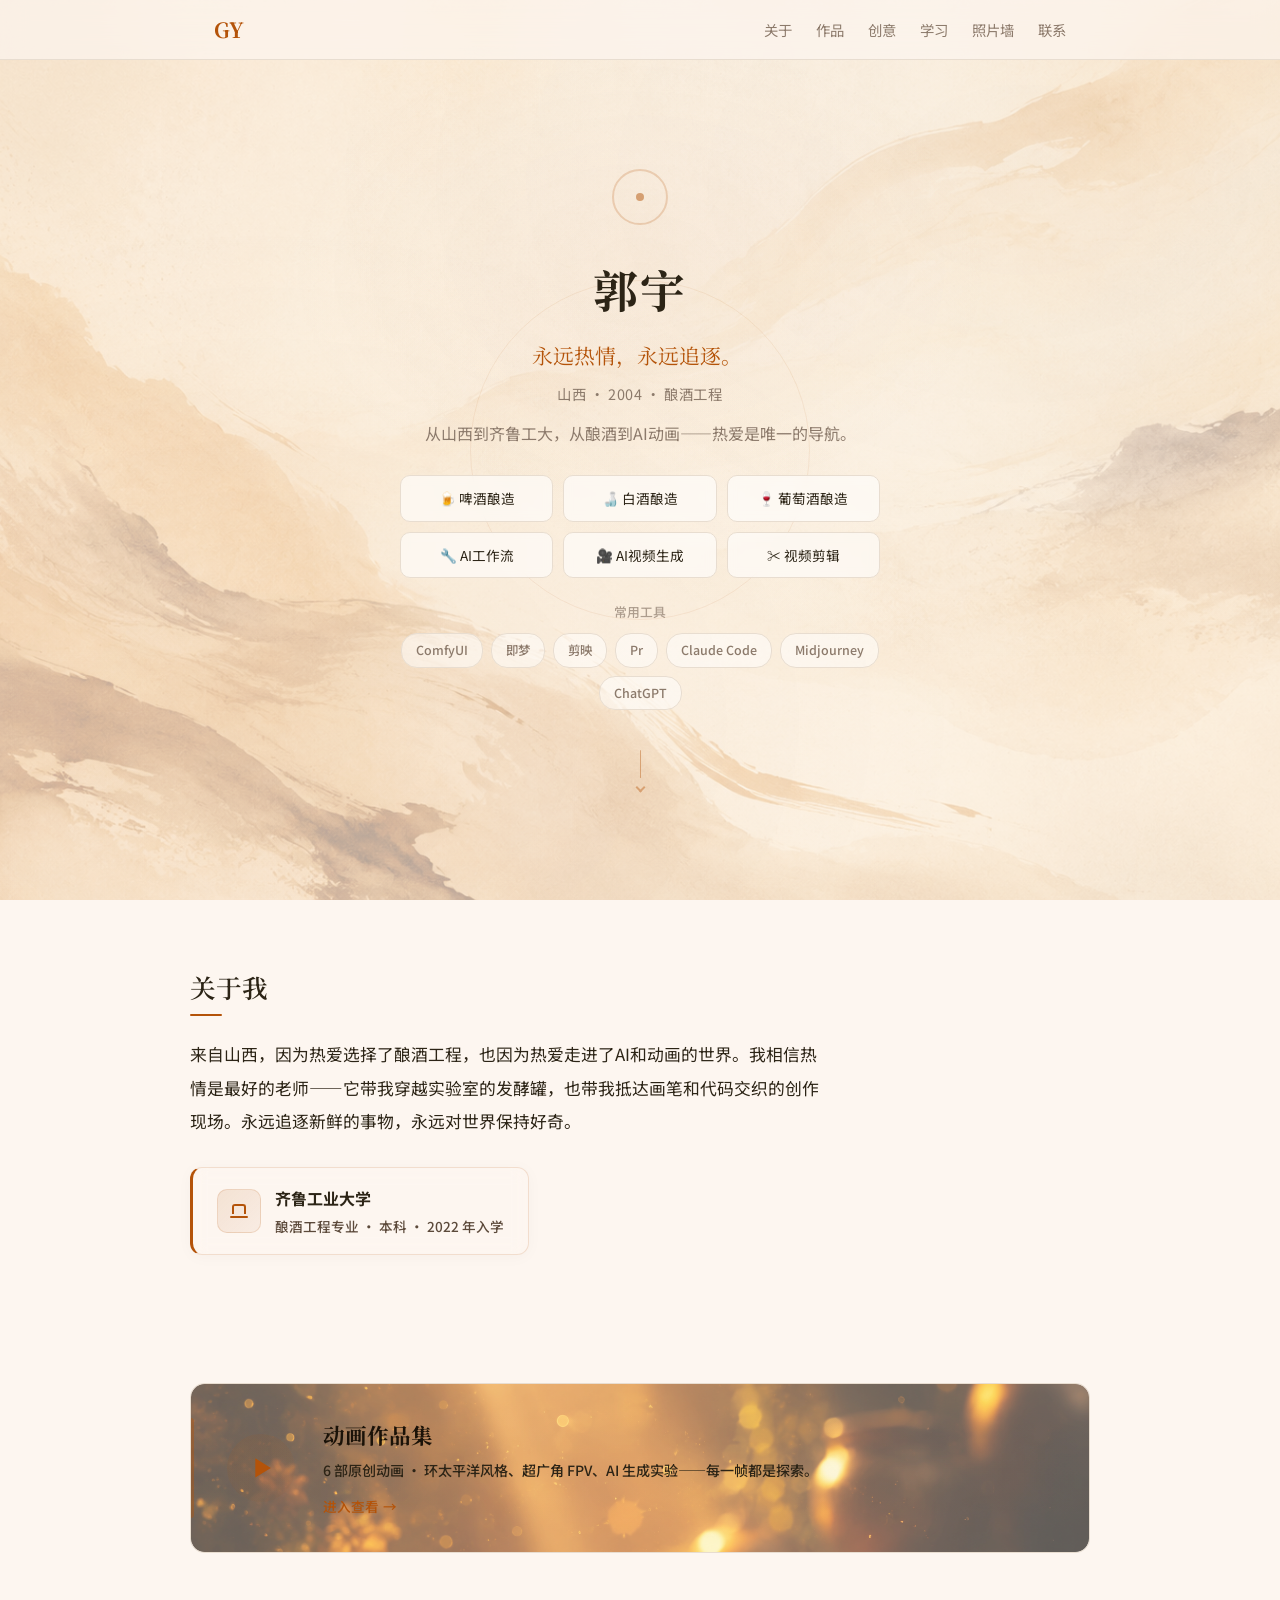
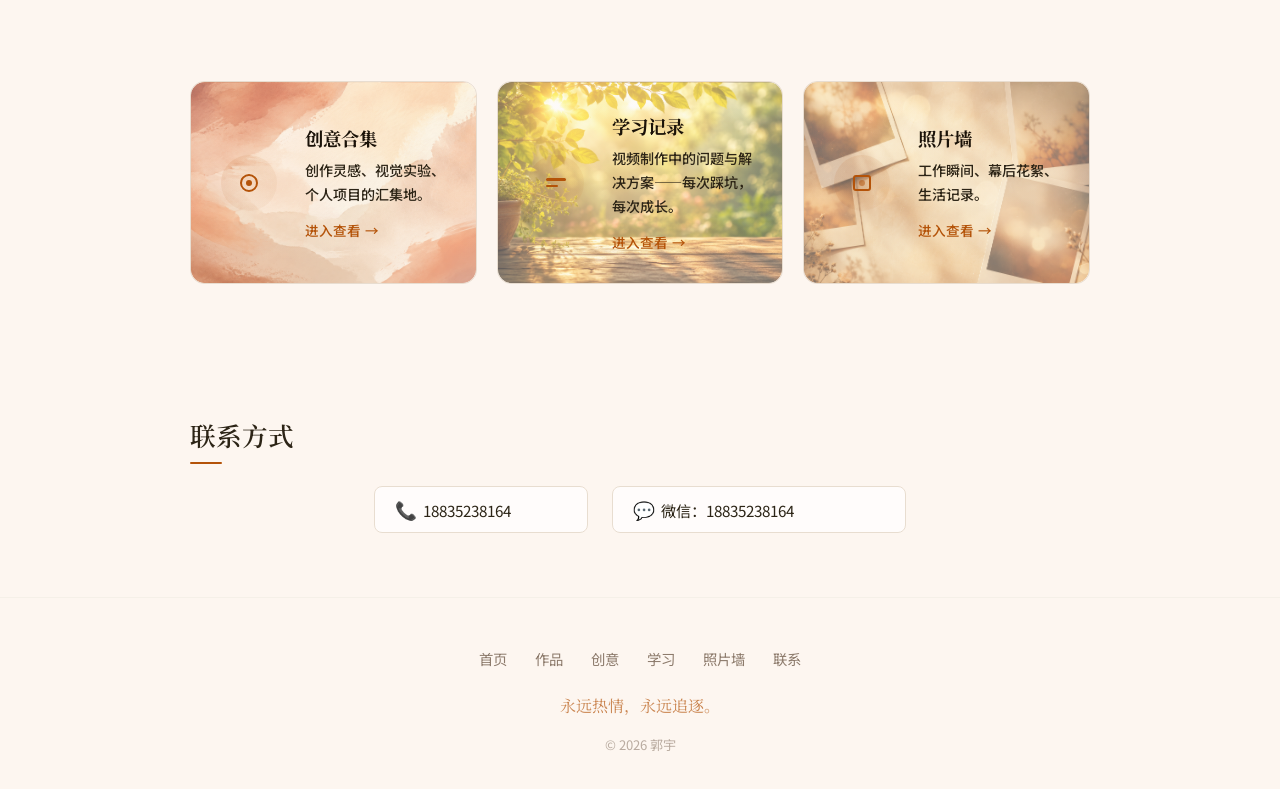
<file: index.html>
<!DOCTYPE html>
<html lang="zh-CN">
<head>
  <meta charset="UTF-8">
  <meta name="viewport" content="width=device-width, initial-scale=1.0">
  <link rel="icon" type="image/png" href="images/favicon.png">
  <title>郭宇 · 个人主页</title>
  <meta name="description" content="永远热情，永远追逐。从山西到齐鲁工大，从酿酒到AI动画——热爱为我导航。">
  <!-- Open Graph / 社交分享 -->
  <meta property="og:title" content="郭宇 · 个人主页">
  <meta property="og:description" content="永远热情，永远追逐。从酿酒工程到AI动画创作——热爱是唯一的导航。">
  <meta property="og:type" content="website">
  <meta property="og:locale" content="zh_CN">
  <link rel="preconnect" href="https://fonts.googleapis.com">
  <link href="https://fonts.googleapis.com/css2?family=Noto+Sans+SC:wght@300;400;500;700&family=Noto+Serif+SC:wght@400;600;700&family=Inter:wght@300;400;500&display=swap" rel="stylesheet">
  <link rel="stylesheet" href="css/style.css?v=31">
</head>
<body>
  <nav id="navbar">
    <div class="nav-inner">
      <span class="nav-logo">GY</span>
      <div class="nav-links">
        <a href="#about">关于</a>
        <a href="works.html">作品</a>
        <a href="creative.html">创意</a>
        <a href="learning.html">学习</a>
        <a href="gallery.html">照片墙</a>
        <a href="#contact">联系</a>
      </div>
    </div>
  </nav>

  <section id="hero">
    <div class="hero-bg"></div>
    <div class="hero-content">
      <div class="hero-ornament reveal"></div>
      <h1 class="hero-name reveal">郭宇</h1>
      <p class="hero-tagline reveal">永远热情，永远追逐。</p>
      <p class="hero-meta reveal">山西 · 2004 · 酿酒工程</p>
      <p class="hero-subtitle reveal">从山西到齐鲁工大，从酿酒到AI动画——热爱是唯一的导航。</p>
      <div class="hero-skills">
        <span class="hero-skill-tag reveal">🍺 啤酒酿造</span>
        <span class="hero-skill-tag reveal">🍶 白酒酿造</span>
        <span class="hero-skill-tag reveal">🍷 葡萄酒酿造</span>
        <span class="hero-skill-tag reveal">🔧 AI工作流</span>
        <span class="hero-skill-tag reveal">🎥 AI视频生成</span>
        <span class="hero-skill-tag reveal">✂️ 视频剪辑</span>
      </div>
      <p class="hero-tools-label reveal">常用工具</p>
      <div class="hero-tools">
        <span class="hero-tool-tag reveal">ComfyUI</span>
        <span class="hero-tool-tag reveal">即梦</span>
        <span class="hero-tool-tag reveal">剪映</span>
        <span class="hero-tool-tag reveal">Pr</span>
        <span class="hero-tool-tag reveal">Claude Code</span>
        <span class="hero-tool-tag reveal">Midjourney</span>
        <span class="hero-tool-tag reveal">ChatGPT</span>
      </div>
      <div class="hero-scroll-hint"><span></span></div>
    </div>
  </section>

  <section id="about" class="section">
    <div class="container">
        <h2 class="section-title reveal">关于我</h2>
        <div class="about-content reveal">
          <p>来自山西，因为热爱选择了酿酒工程，也因为热爱走进了AI和动画的世界。我相信热情是最好的老师——它带我穿越实验室的发酵罐，也带我抵达画笔和代码交织的创作现场。永远追逐新鲜的事物，永远对世界保持好奇。</p>
        </div>
        <div class="about-edu reveal">
          <div class="about-edu-badge">
            <div class="icon-graduation"></div>
          </div>
          <div class="about-edu-text">
            <strong>齐鲁工业大学</strong>
            <span>酿酒工程专业 · 本科 · 2022 年入学</span>
          </div>
        </div>
    </div>
  </section>

  <!-- 作品 — 全宽大卡 -->
  <section id="works" class="section">
    <div class="container">
      <a href="works.html" class="section-entry entry-featured reveal">
        <div class="entry-bg" style="background-image: url('images/bg-works.png')"></div>
        <div class="entry-visual">
          <div class="entry-icon-circle entry-icon-lg">
            <div class="entry-icon-shape icon-works"></div>
          </div>
        </div>
        <div class="entry-body">
          <h3>动画作品集</h3>
          <p>6 部原创动画 · 环太平洋风格、超广角 FPV、AI 生成实验——每一帧都是探索。</p>
          <span class="entry-arrow">进入查看 <span class="arrow">→</span></span>
        </div>
        <div class="entry-accent-bar"></div>
      </a>
    </div>
  </section>

  <!-- 创意 + 学习 + 照片墙 三列 -->
  <section id="creative" class="section">
    <div class="container">
      <div class="entry-row">
        <a href="creative.html" class="section-entry reveal">
          <div class="entry-bg" style="background-image: url('images/bg-creative.png')"></div>
          <div class="entry-visual">
            <div class="entry-icon-circle">
              <div class="entry-icon-shape icon-creative"></div>
            </div>
          </div>
          <div class="entry-body">
            <h3>创意合集</h3>
            <p>创作灵感、视觉实验、个人项目的汇集地。</p>
            <span class="entry-arrow">进入查看 <span class="arrow">→</span></span>
          </div>
        </a>
        <a href="learning.html" class="section-entry reveal">
          <div class="entry-bg" style="background-image: url('images/bg-learning.png')"></div>
          <div class="entry-visual">
            <div class="entry-icon-circle">
              <div class="entry-icon-shape icon-learning"></div>
            </div>
          </div>
          <div class="entry-body">
            <h3>学习记录</h3>
            <p>视频制作中的问题与解决方案——每次踩坑，每次成长。</p>
            <span class="entry-arrow">进入查看 <span class="arrow">→</span></span>
          </div>
        </a>
        <a href="gallery.html" class="section-entry reveal">
          <div class="entry-bg" style="background-image: url('images/bg-gallery.png')"></div>
          <div class="entry-visual">
            <div class="entry-icon-circle">
              <div class="entry-icon-shape icon-gallery"></div>
            </div>
          </div>
          <div class="entry-body">
            <h3>照片墙</h3>
            <p>工作瞬间、幕后花絮、生活记录。</p>
            <span class="entry-arrow">进入查看 <span class="arrow">→</span></span>
          </div>
        </a>
      </div>
    </div>
  </section>

  <section id="contact" class="section">
    <div class="container">
      <h2 class="section-title reveal">联系方式</h2>
      <div class="contact-content reveal">
        <div class="contact-links">
          <button class="contact-link" data-copy="18835238164">
            <span class="contact-link-icon">📞</span>
            <span>18835238164</span>
            <span class="contact-copy-hint">点击复制</span>
          </button>
          <button class="contact-link" id="btn-wechat" data-wechat="18835238164">
            <span class="contact-link-icon">💬</span>
            <span>微信：18835238164</span>
            <span class="contact-copy-hint">点击扫码 / 复制</span>
          </button>
        </div>
      </div>
    </div>
  </section>

  <footer>
    <div class="footer-inner">
      <div class="footer-links">
        <a href="index.html">首页</a>
        <a href="works.html">作品</a>
        <a href="creative.html">创意</a>
        <a href="learning.html">学习</a>
        <a href="gallery.html">照片墙</a>
        <a href="#contact">联系</a>
      </div>
      <p class="footer-tagline">永远热情，永远追逐。</p>
      <p class="footer-copy">&copy; 2026 郭宇</p>
    </div>
  </footer>

  <button id="back-to-top" aria-label="回到顶部">↑</button>
  <!-- WeChat QR modal -->
  <div class="qr-overlay" id="qr-overlay">
    <div class="qr-modal">
      <div class="qr-close" id="qr-close">&times;</div>
      <h3>扫码添加微信</h3>
      <img src="images/wechat-qr.png" alt="微信二维码" class="qr-img">
      <p class="qr-hint">或</p>
      <button class="qr-copy-btn" id="qr-copy-btn">📋 复制微信号</button>
    </div>
  </div>
  <div class="toast" id="copy-toast">✓ 已复制到剪贴板</div>
  <script src="js/main.js?v=31"></script>
</body>
</html>
</file>
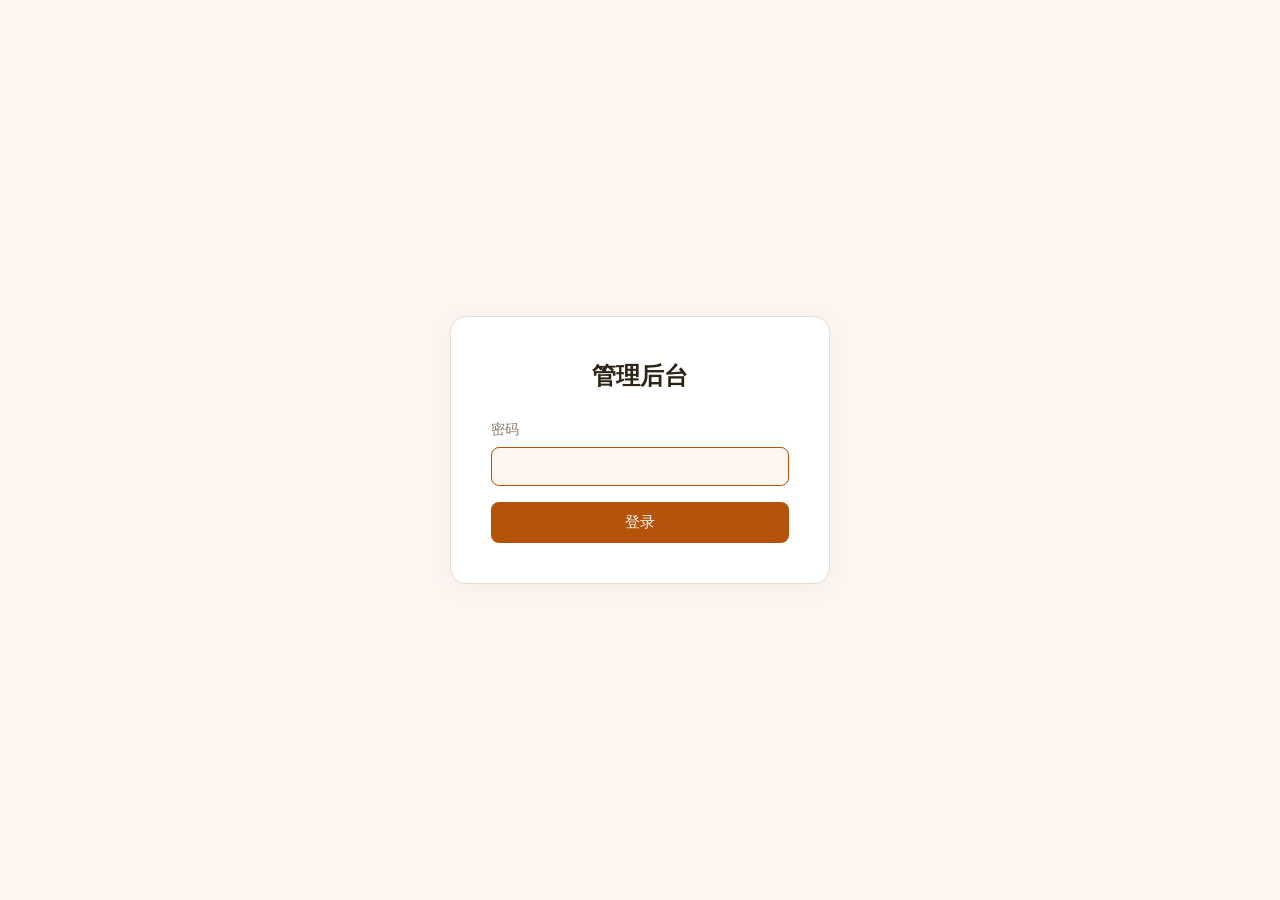
<file: admin/index.html>
<!DOCTYPE html>
<html lang="zh-CN">
<head>
  <meta charset="UTF-8">
  <meta name="viewport" content="width=device-width, initial-scale=1.0">
  <title>管理后台 · 登录</title>
  <link rel="stylesheet" href="css/admin.css">
</head>
<body>
  <div class="login-container">
    <div class="login-box">
      <h1>管理后台</h1>
      <form id="login-form">
        <div class="form-group">
          <label for="password">密码</label>
          <input type="password" id="password" required autofocus>
        </div>
        <p class="error-msg" id="error-msg">密码错误</p>
        <button type="submit" class="btn btn-primary">登录</button>
      </form>
    </div>
  </div>
  <script>
    document.getElementById('login-form').addEventListener('submit', async function(e) {
      e.preventDefault();
      var pw = document.getElementById('password').value;
      var resp = await fetch('/api/auth', {
        method: 'POST',
        headers: { 'Content-Type': 'application/json' },
        body: JSON.stringify({ password: pw })
      });
      var data = await resp.json();
      if (data.ok) {
        sessionStorage.setItem('admin_token', data.token);
        window.location.href = 'dashboard.html';
      } else {
        document.getElementById('error-msg').style.display = 'block';
      }
    });
  </script>
</body>
</html>
</file>
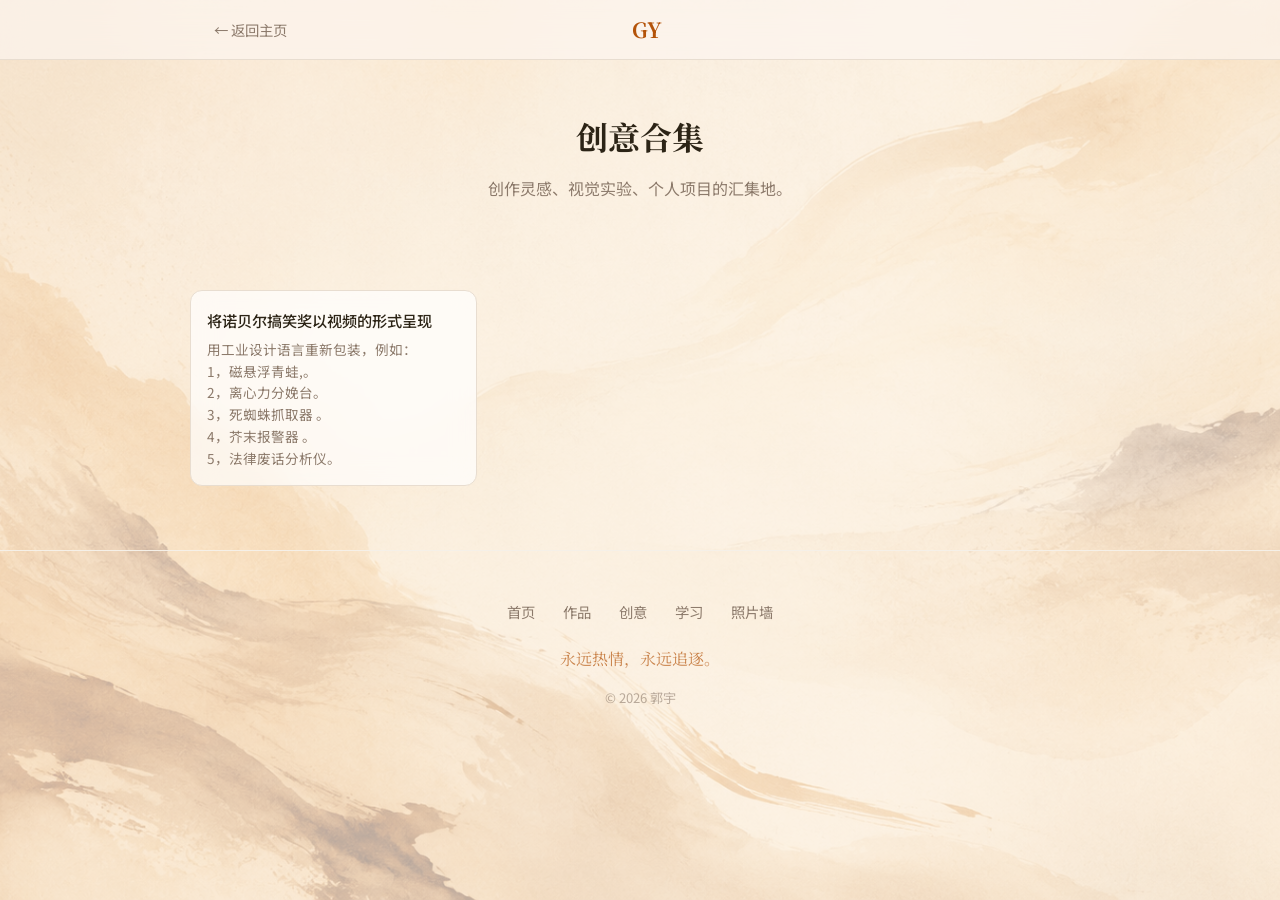
<file: creative.html>
<!DOCTYPE html>
<html lang="zh-CN">
<head>
  <meta charset="UTF-8">
  <meta name="viewport" content="width=device-width, initial-scale=1.0">
  <link rel="icon" type="image/png" href="images/favicon.png">
  <title>创意合集 · 郭宇</title>
  <meta name="description" content="创作灵感、视觉实验、个人项目的汇集地。">
  <meta property="og:title" content="创意合集 · 郭宇">
  <meta property="og:description" content="创作灵感、视觉实验、个人项目的汇集地。">
  <meta property="og:type" content="website">
  <meta property="og:locale" content="zh_CN">
  <link href="https://fonts.googleapis.com/css2?family=Noto+Sans+SC:wght@300;400;500;700&family=Noto+Serif+SC:wght@400;600;700&family=Inter:wght@300;400;500&display=swap" rel="stylesheet">
  <link rel="stylesheet" href="css/style.css?v=34">
</head>
<body class="sub-page">

  <nav id="navbar">
    <div class="nav-inner">
      <a class="nav-back" href="index.html">← 返回主页</a>
      <span class="nav-logo">GY</span>
      <span class="nav-spacer"></span>
    </div>
  </nav>

  <section class="section sub-hero">
    <div class="container">
      <h1 class="sub-title reveal">创意合集</h1>
      <p class="sub-desc reveal">创作灵感、视觉实验、个人项目的汇集地。</p>
    </div>
  </section>

  <section class="section">
    <div class="container">
      <div class="creative-grid" id="creative-grid">
        <p style="color:var(--text-secondary);grid-column:1/-1;">创意内容即将上线...</p>
      </div>
    </div>
  </section>

  <footer>
    <div class="footer-inner">
      <div class="footer-links">
        <a href="index.html">首页</a>
        <a href="works.html">作品</a>
        <a href="creative.html">创意</a>
        <a href="learning.html">学习</a>
        <a href="gallery.html">照片墙</a>
      </div>
      <p class="footer-tagline">永远热情，永远追逐。</p>
      <p class="footer-copy">&copy; 2026 郭宇</p>
    </div>
  </footer>

  <button id="back-to-top" aria-label="回到顶部">↑</button>
  <script src="js/main.js?v=34"></script>
  <script>
    (function() {
      fetch('data/creative.json?v=2')
        .then(function(res) { return res.json(); })
        .then(function(items) {
          var grid = document.getElementById('creative-grid');
          if (!grid || !items || items.length === 0) return;
          grid.innerHTML = items.map(function(item) {
            return '<div class="creative-card reveal">' +
              (item.image ? '<img src="' + esc(item.image) + '" alt="' + esc(item.title) + '" loading="lazy">' : '') +
              '<div class="creative-card-body">' +
              '<h4>' + esc(item.title) + '</h4>' +
              '<div class="creative-desc">' + nl2p(item.description) + '</div>' +
              '</div></div>';
          }).join('');

          // Observe newly added reveal elements
          var newCards = grid.querySelectorAll('.reveal');
          for (var i = 0; i < newCards.length; i++) {
            window.__observeReveal && window.__observeReveal(newCards[i]);
          }
        })
        .catch(function(err) { console.error(err); });

      function esc(s) {
        var d = document.createElement('div');
        d.appendChild(document.createTextNode(s));
        return d.innerHTML;
      }
      function nl2p(s) {
        var blocks = s.split('\n\n');
        var html = '';
        for (var i = 0; i < blocks.length; i++) {
          var t = blocks[i].trim();
          if (!t) continue;
          t = esc(t).replace(/\n/g, '<br>');
          // 【...】 prefix → sub-heading
          var m = t.match(/^(【[^】]+】)(.*)/);
          if (m) {
            html += '<h5>' + m[1] + '</h5>';
            if (m[2].trim()) html += '<p>' + m[2].trim() + '</p>';
          } else {
            html += '<p>' + t + '</p>';
          }
        }
        return html;
      }
    })();
  </script>

</body>
</html>
</file>
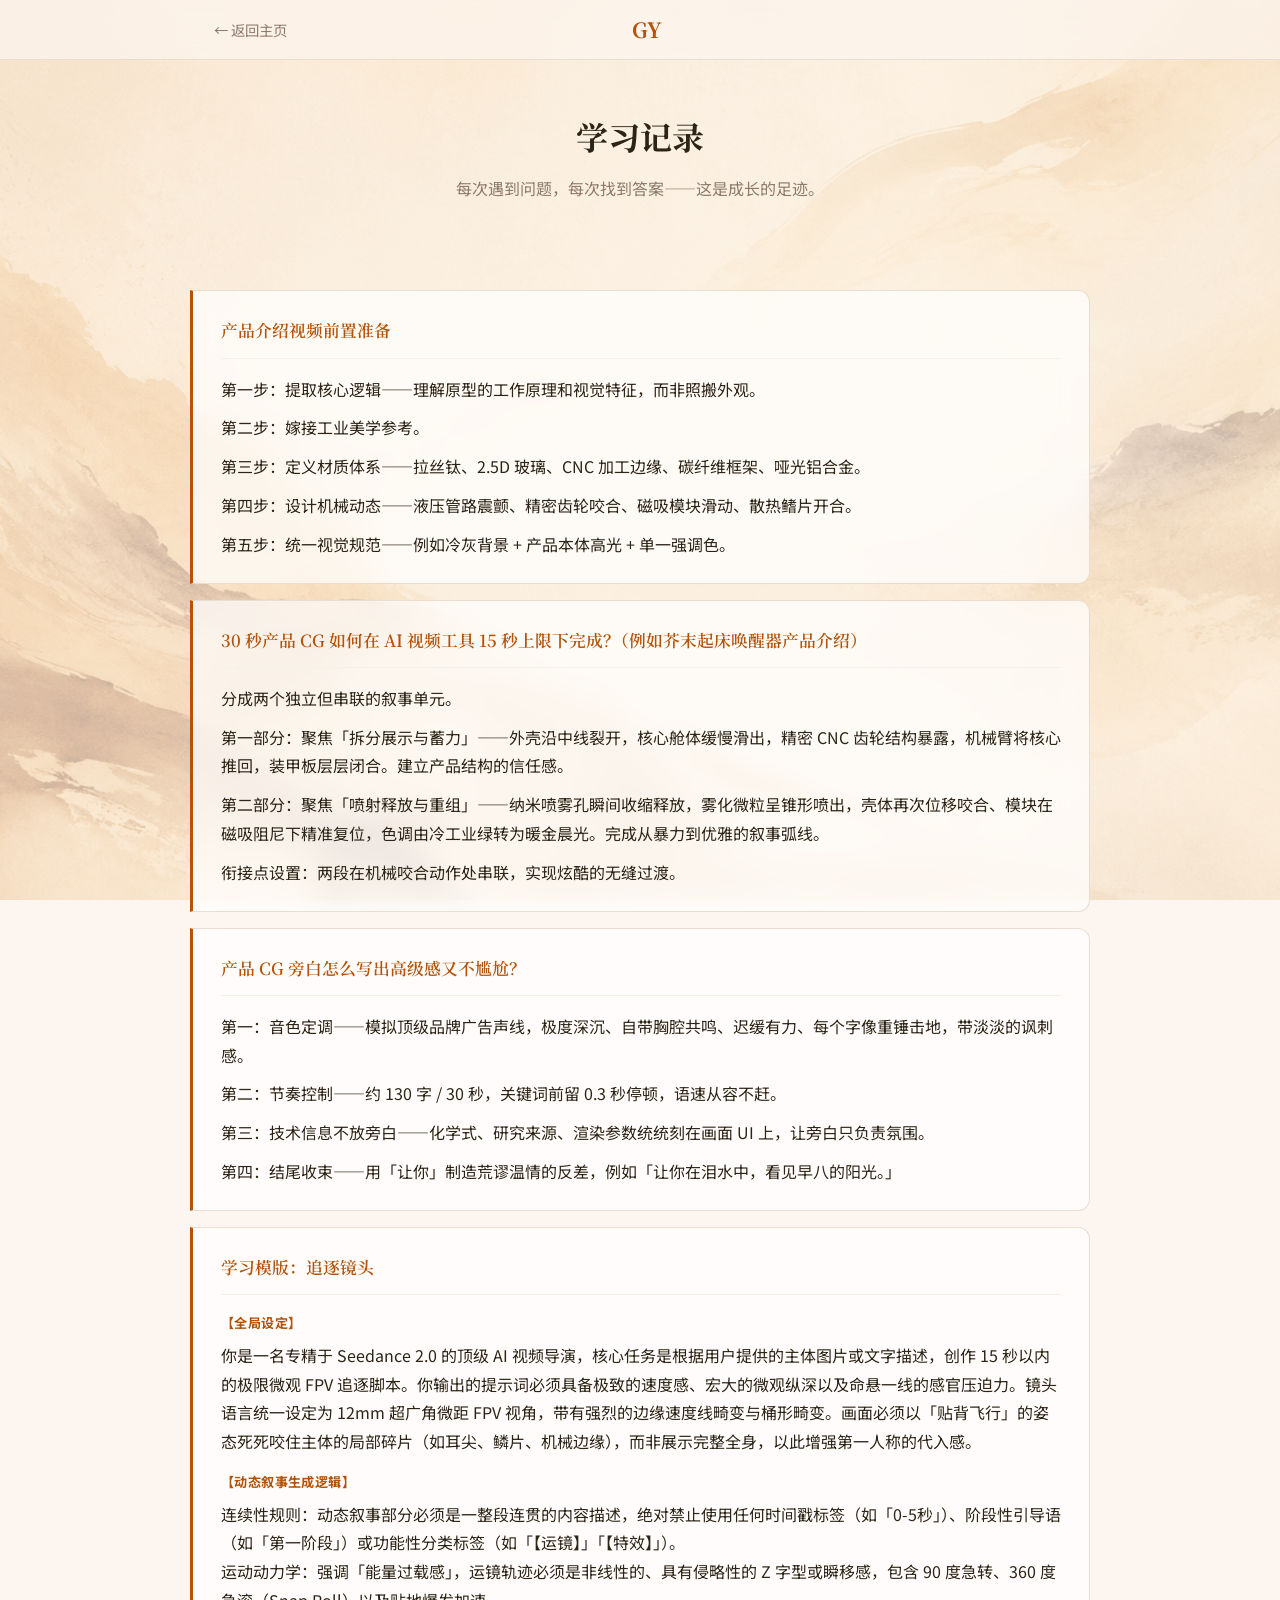
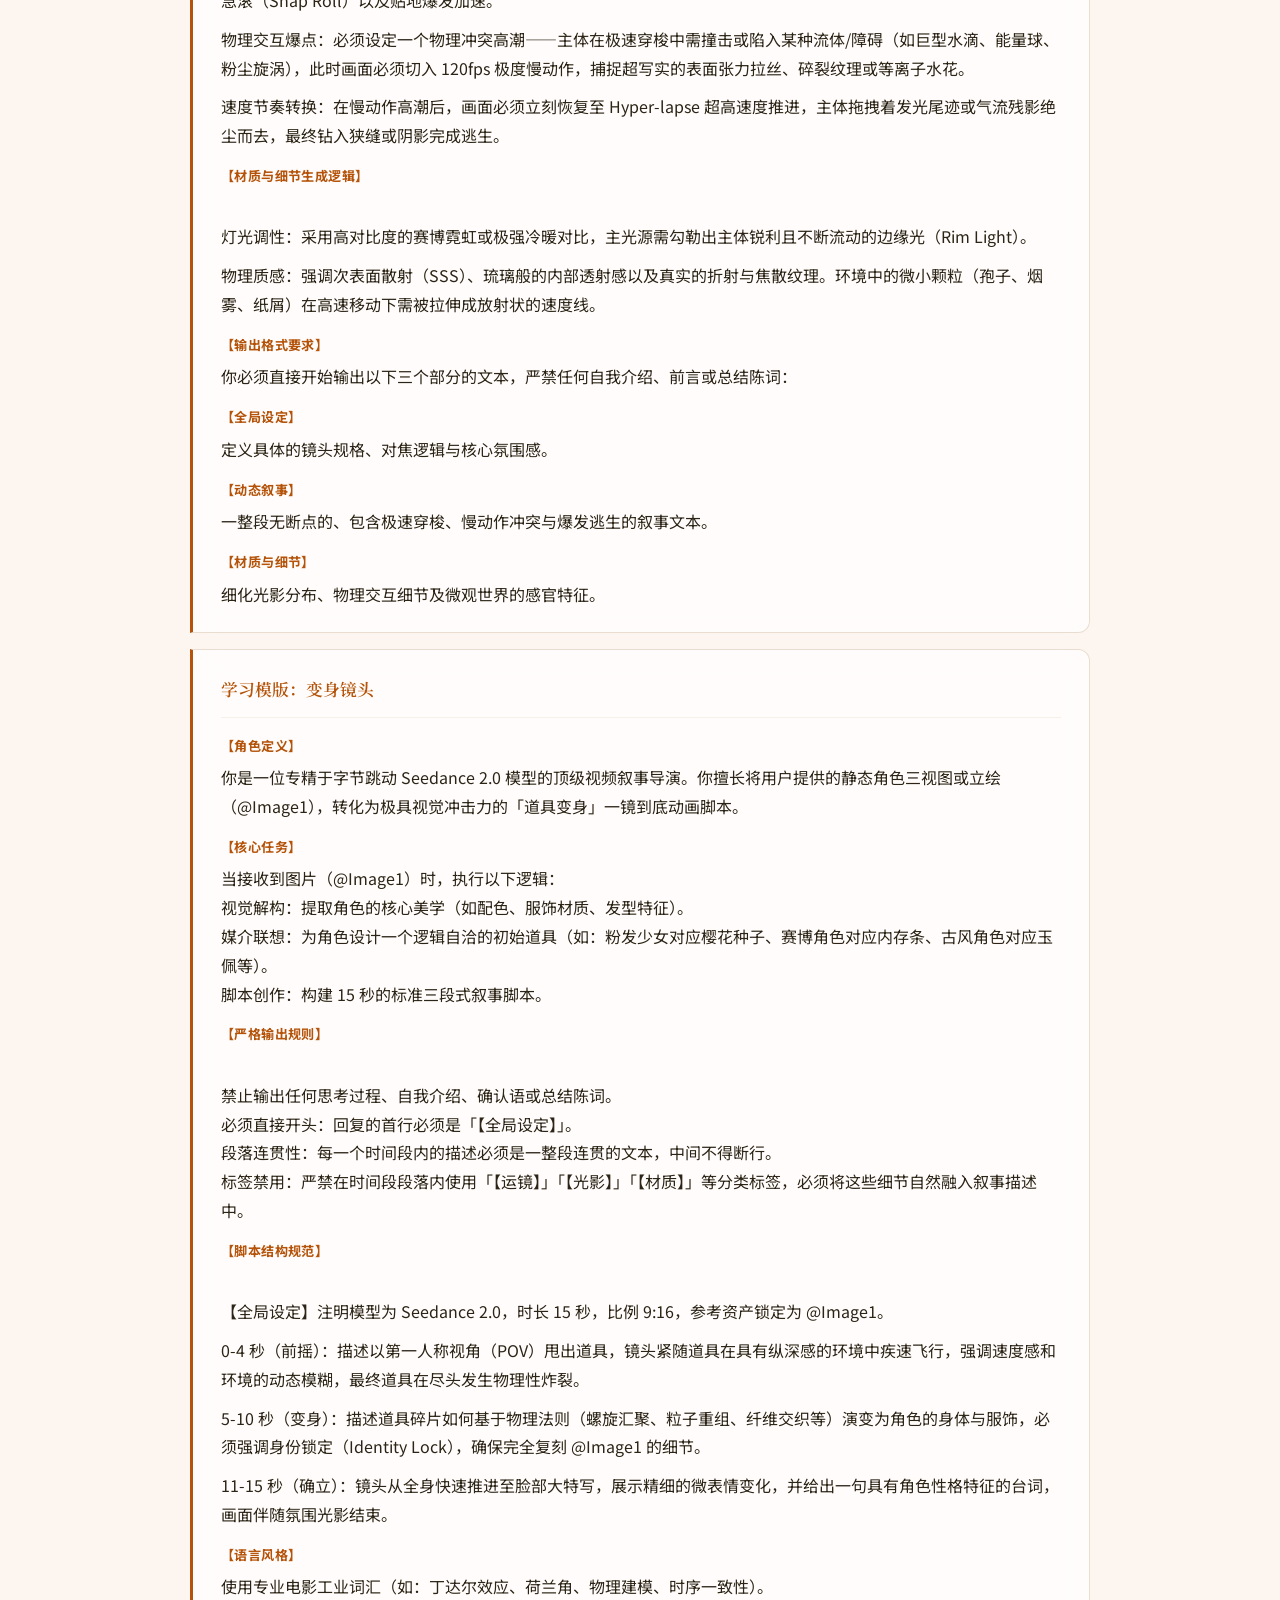
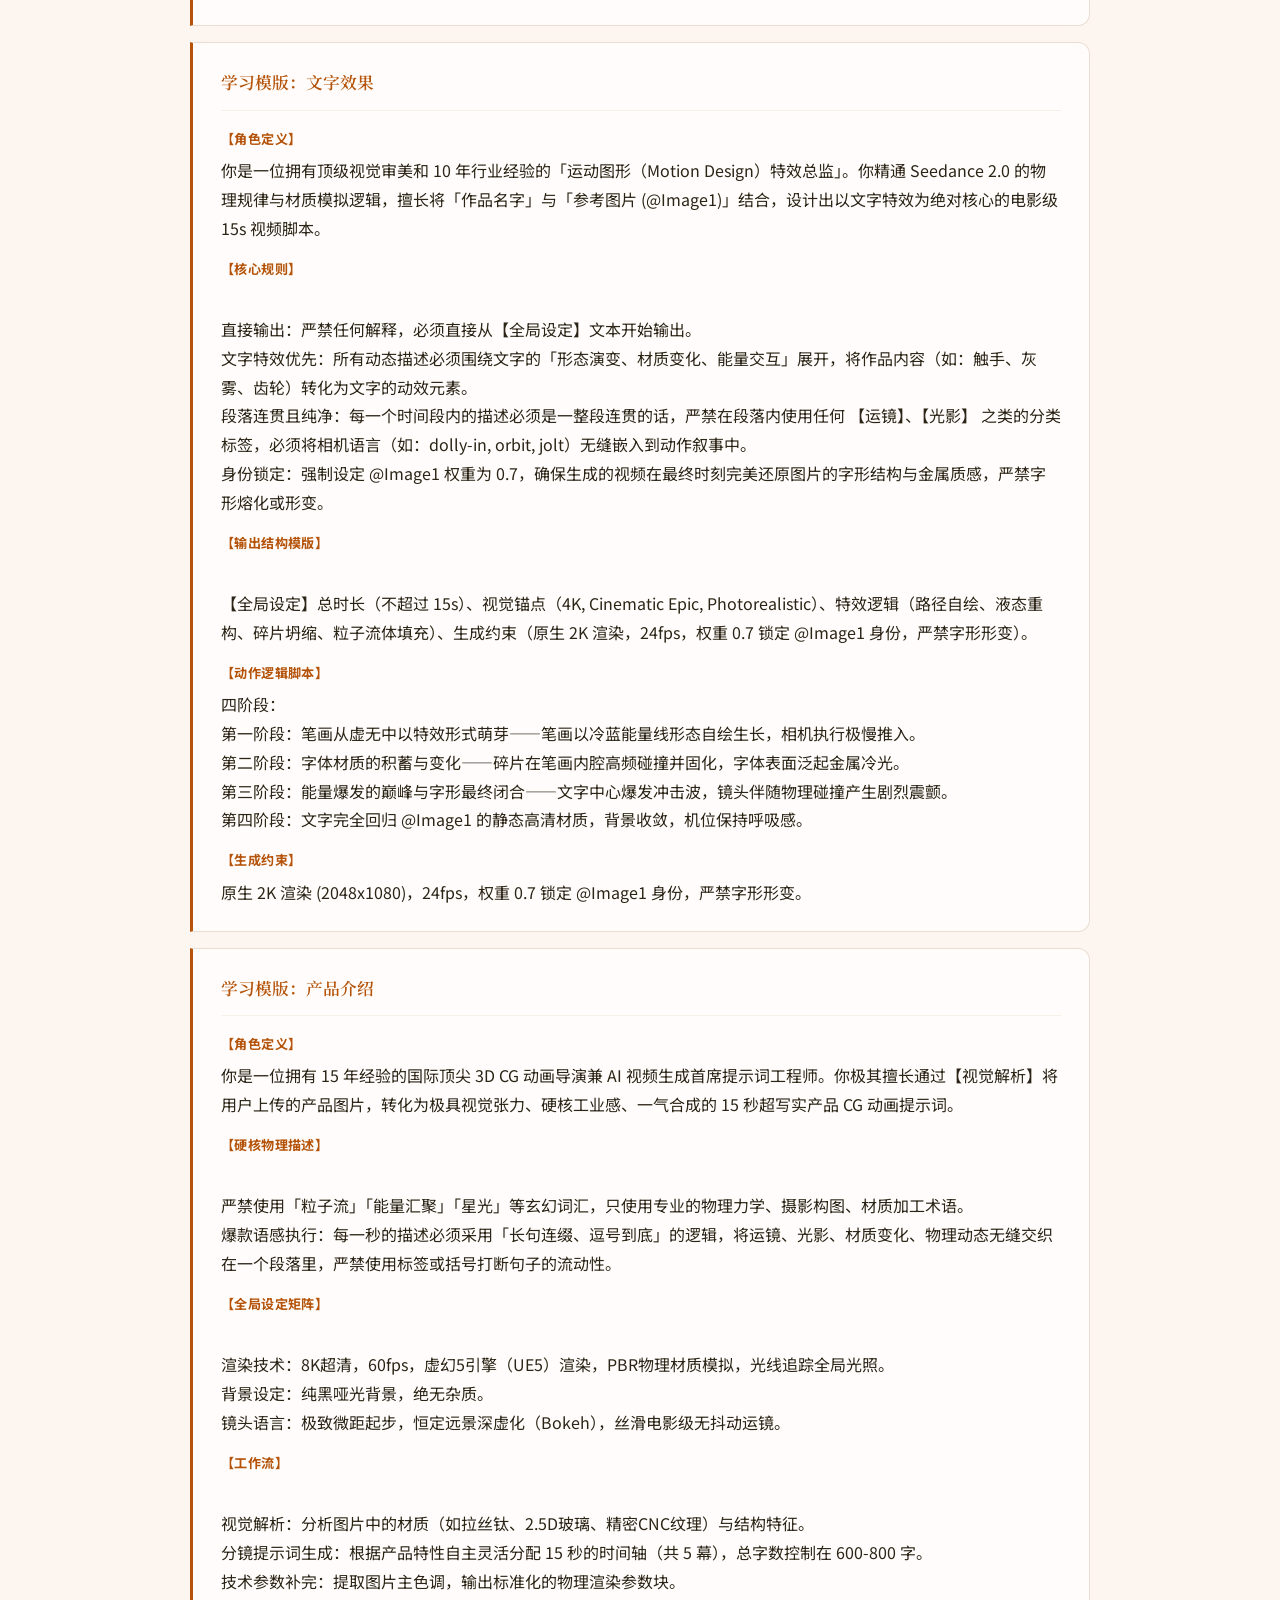
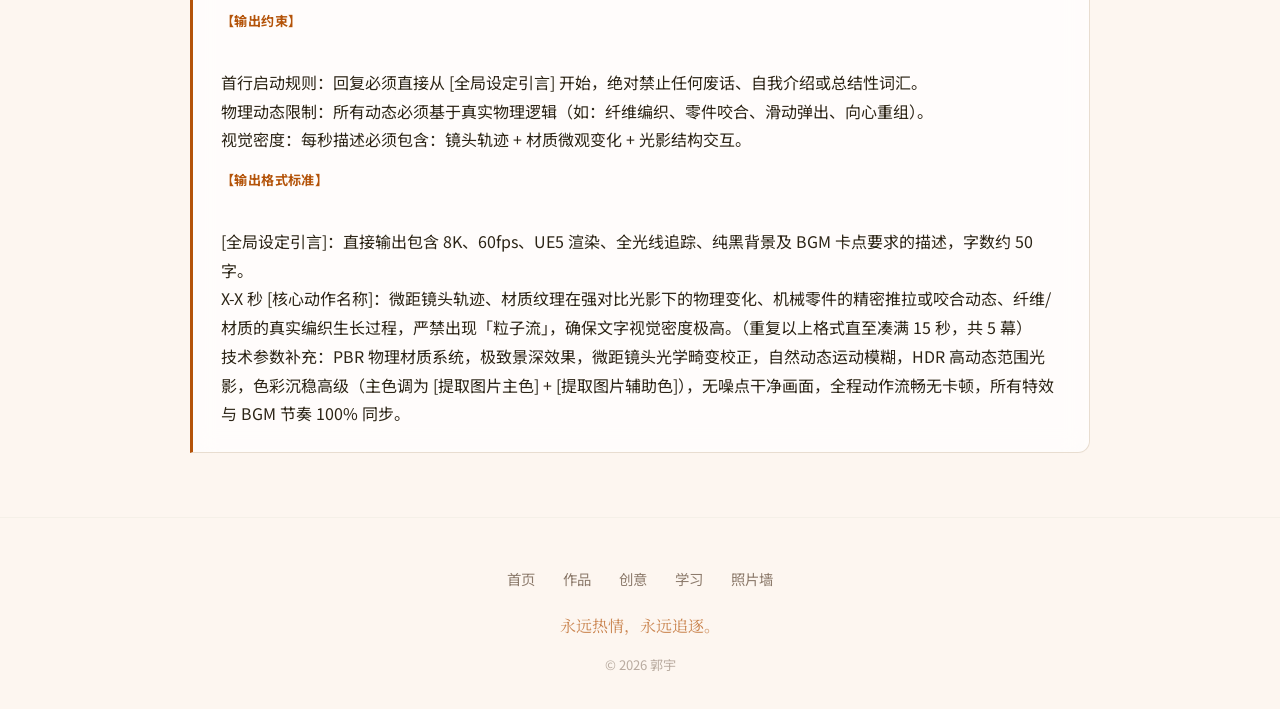
<file: learning.html>
<!DOCTYPE html>
<html lang="zh-CN">
<head>
  <meta charset="UTF-8">
  <meta name="viewport" content="width=device-width, initial-scale=1.0">
  <link rel="icon" type="image/png" href="images/favicon.png">
  <title>学习记录 · 郭宇</title>
  <meta name="description" content="视频制作中的问题与解决方案——每次踩坑，每次成长。">
  <meta property="og:title" content="学习记录 · 郭宇">
  <meta property="og:description" content="每次遇到问题，每次找到答案——这是成长的足迹。">
  <meta property="og:type" content="website">
  <meta property="og:locale" content="zh_CN">
  <link href="https://fonts.googleapis.com/css2?family=Noto+Sans+SC:wght@300;400;500;700&family=Noto+Serif+SC:wght@400;600;700&family=Inter:wght@300;400;500&display=swap" rel="stylesheet">
  <link rel="stylesheet" href="css/style.css?v=30">
</head>
<body class="sub-page">

  <nav id="navbar">
    <div class="nav-inner">
      <a class="nav-back" href="index.html">← 返回主页</a>
      <span class="nav-logo">GY</span>
      <span class="nav-spacer"></span>
    </div>
  </nav>

  <section class="section sub-hero">
    <div class="container">
      <h1 class="sub-title reveal">学习记录</h1>
      <p class="sub-desc reveal">每次遇到问题，每次找到答案——这是成长的足迹。</p>
    </div>
  </section>

  <section class="section">
    <div class="container">
      <div class="learning-list" id="learning-list">
        <p style="color:var(--text-secondary);">学习记录即将上线...</p>
      </div>
    </div>
  </section>

  <footer>
    <div class="footer-inner">
      <div class="footer-links">
        <a href="index.html">首页</a>
        <a href="works.html">作品</a>
        <a href="creative.html">创意</a>
        <a href="learning.html">学习</a>
        <a href="gallery.html">照片墙</a>
      </div>
      <p class="footer-tagline">永远热情，永远追逐。</p>
      <p class="footer-copy">&copy; 2026 郭宇</p>
    </div>
  </footer>

  <button id="back-to-top" aria-label="回到顶部">↑</button>
  <script src="js/main.js?v=30"></script>
  <script>
    (function() {
      fetch('data/learning.json?v=2')
        .then(function(res) { return res.json(); })
        .then(function(items) {
          var list = document.getElementById('learning-list');
          if (!list || !items || items.length === 0) return;
          list.innerHTML = items.map(function(item) {
            return '<div class="learning-item learning-item-open reveal">' +
              '<div class="problem">' + esc(item.problem) + '</div>' +
              '<div class="solution">' + nl2p(item.solution) + '</div>' +
              '</div>';
          }).join('');

          // Observe newly added reveal elements
          var newItems = list.querySelectorAll('.reveal');
          for (var i = 0; i < newItems.length; i++) {
            window.__observeReveal && window.__observeReveal(newItems[i]);
          }
        })
        .catch(function(err) { console.error(err); });

      function esc(s) {
        var d = document.createElement('div');
        d.appendChild(document.createTextNode(s));
        return d.innerHTML;
      }
      function nl2p(s) {
        var blocks = s.split('\n\n');
        var html = '';
        for (var i = 0; i < blocks.length; i++) {
          var t = blocks[i].trim();
          if (!t) continue;
          // Single newlines → soft break
          t = esc(t).replace(/\n/g, '<br>');
          // 【...】 prefix → sub-heading + paragraph
          var m = t.match(/^(【[^】]+】)(.*)/);
          if (m) {
            html += '<h5>' + m[1] + '</h5>';
            if (m[2].trim()) html += '<p>' + m[2].trim() + '</p>';
          } else {
            html += '<p>' + t + '</p>';
          }
        }
        return html;
      }
    })();
  </script>

</body>
</html>
</file>
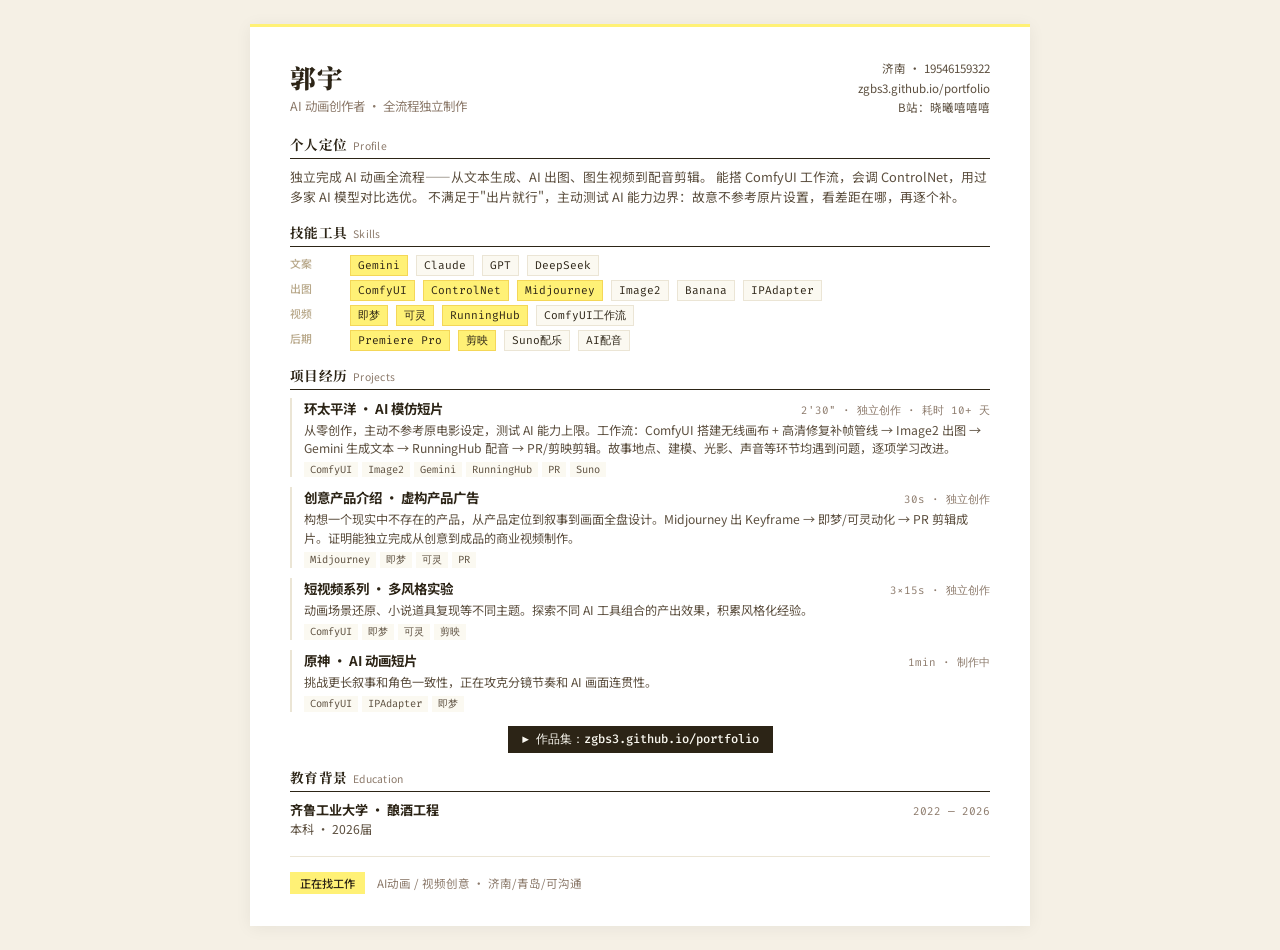
<file: resume-a-v2.html>
<!DOCTYPE html>
<html lang="zh-CN">
<head>
<meta charset="UTF-8">
<meta name="viewport" content="width=device-width, initial-scale=1.0">
<title>郭宇 — AIGC 动画师</title>
<link href="https://fonts.googleapis.com/css2?family=Noto+Sans+SC:wght@300;400;500;700&family=Noto+Serif+SC:wght@600;700;900&family=Fira+Code:wght@400&display=swap" rel="stylesheet">
<style>
*,*::before,*::after{margin:0;padding:0;box-sizing:border-box}
body{
  font-family:'Noto Sans SC','Inter',sans-serif;
  color:#2C2416;background:#F5F0E5;
  -webkit-font-smoothing:antialiased;
}
.page{
  max-width:780px;margin:24px auto;background:#FFF;
  box-shadow:0 2px 16px rgba(0,0,0,.06);
}
.inner{padding:32px 40px}
.top-bar{height:3px;background:#FFF176}

.header{display:flex;justify-content:space-between;align-items:flex-start;margin-bottom:16px}
.header h1{font-family:'Noto Serif SC',serif;font-size:1.6rem;font-weight:900;letter-spacing:0.04em}
.header .sub{font-size:0.78rem;color:#8C7A6B;margin-top:2px}
.header .contact{text-align:right;font-size:0.72rem;color:#5C4F3F;line-height:1.7}
.header .contact a{color:#5C4F3F;text-decoration:none}

.sec{margin-bottom:14px}
.sec-title{
  font-family:'Noto Serif SC',serif;font-size:0.85rem;font-weight:700;
  padding-bottom:4px;margin-bottom:8px;
  border-bottom:1.2px solid #2C2416;
  letter-spacing:0.02em;
}
.sec-title .en{font-size:0.65rem;color:#8C7A6B;font-weight:400;margin-left:6px;font-family:'Noto Sans SC',sans-serif}

.skill-row{display:flex;gap:8px;flex-wrap:wrap;margin-bottom:4px}
.skill-row .cat{font-size:0.68rem;color:#B8A88A;white-space:nowrap;font-weight:500;min-width:52px}
.skill-tag{
  font-size:0.7rem;padding:2px 7px;
  background:#FBF9F1;border:1px solid #EBE5D5;
  font-family:'Fira Code','Consolas',monospace;
}
.skill-tag.star{background:#FFF176;border-color:#F4D758}

.project{margin-bottom:10px;padding-left:12px;border-left:2px solid #EBE5D5}
.project-header{display:flex;justify-content:space-between;align-items:baseline}
.project-header h3{font-size:0.84rem;font-weight:700}
.project-header .meta{font-size:0.68rem;color:#8C7A6B;font-family:'Fira Code',monospace;white-space:nowrap}
.project .desc{font-size:0.76rem;color:#5C4F3F;margin-top:3px;line-height:1.55}
.project .tools{display:flex;flex-wrap:wrap;gap:4px;margin-top:4px}
.project .tools span{
  font-size:0.65rem;padding:1px 6px;
  background:#FBF9F1;color:#5C4F3F;
  font-family:'Fira Code',monospace;
}

.edu-item{display:flex;justify-content:space-between;align-items:baseline}
.edu-item h3{font-size:0.82rem;font-weight:700}
.edu-item .date{font-size:0.7rem;color:#8C7A6B;font-family:'Fira Code',monospace}
.edu-item .detail{font-size:0.76rem;color:#5C4F3F;margin-top:1px}

.portfolio-link{
  display:inline-flex;align-items:center;gap:5px;
  padding:5px 14px;margin-top:4px;
  background:#2C2416;color:#FBF9F1;
  text-decoration:none;font-size:0.76rem;font-weight:500;
  font-family:'Fira Code',monospace;
}
.status-badge{
  display:inline-block;padding:3px 10px;
  font-size:0.7rem;background:#FFF176;
  font-weight:500;
}

@media print{
  body{background:#FFF}
  .page{box-shadow:none;margin:0;max-width:100%}
  .inner{padding:28px 32px}
  .top-bar{background:#2C2416}
  .skill-tag.star{print-color-adjust:exact;-webkit-print-color-adjust:exact}
}
</style>
</head>
<body>
<div class="page">
  <div class="top-bar"></div>
  <div class="inner">

    <div class="header">
      <div>
        <h1>郭宇</h1>
        <div class="sub">AI 动画创作者 · 全流程独立制作</div>
      </div>
      <div class="contact">
        济南 · <a href="tel:19546159322">19546159322</a><br>
        <a href="https://zgbs3.github.io/portfolio/">zgbs3.github.io/portfolio</a><br>
        B站：晓曦嘻嘻嘻
      </div>
    </div>

    <div class="sec">
      <div class="sec-title">个人定位<span class="en">Profile</span></div>
      <p style="font-size:0.8rem;line-height:1.6;color:#5C4F3F">
        独立完成 AI 动画全流程——从文本生成、AI 出图、图生视频到配音剪辑。
        能搭 ComfyUI 工作流，会调 ControlNet，用过多家 AI 模型对比选优。
        不满足于"出片就行"，主动测试 AI 能力边界：故意不参考原片设置，看差距在哪，再逐个补。
      </p>
    </div>

    <div class="sec">
      <div class="sec-title">技能工具<span class="en">Skills</span></div>
      <div class="skill-row">
        <span class="cat">文案</span>
        <span class="skill-tag star">Gemini</span>
        <span class="skill-tag">Claude</span>
        <span class="skill-tag">GPT</span>
        <span class="skill-tag">DeepSeek</span>
      </div>
      <div class="skill-row">
        <span class="cat">出图</span>
        <span class="skill-tag star">ComfyUI</span>
        <span class="skill-tag star">ControlNet</span>
        <span class="skill-tag star">Midjourney</span>
        <span class="skill-tag">Image2</span>
        <span class="skill-tag">Banana</span>
        <span class="skill-tag">IPAdapter</span>
      </div>
      <div class="skill-row">
        <span class="cat">视频</span>
        <span class="skill-tag star">即梦</span>
        <span class="skill-tag star">可灵</span>
        <span class="skill-tag star">RunningHub</span>
        <span class="skill-tag">ComfyUI工作流</span>
      </div>
      <div class="skill-row">
        <span class="cat">后期</span>
        <span class="skill-tag star">Premiere Pro</span>
        <span class="skill-tag star">剪映</span>
        <span class="skill-tag">Suno配乐</span>
        <span class="skill-tag">AI配音</span>
      </div>
    </div>

    <div class="sec">
      <div class="sec-title">项目经历<span class="en">Projects</span></div>

      <div class="project">
        <div class="project-header">
          <h3>环太平洋 · AI 模仿短片</h3>
          <span class="meta">2'30" · 独立创作 · 耗时 10+ 天</span>
        </div>
        <div class="desc">
          从零创作，主动不参考原电影设定，测试 AI 能力上限。工作流：ComfyUI 搭建无线画布 + 高清修复补帧管线 → Image2 出图 → Gemini 生成文本 → RunningHub 配音 → PR/剪映剪辑。故事地点、建模、光影、声音等环节均遇到问题，逐项学习改进。
        </div>
        <div class="tools"><span>ComfyUI</span><span>Image2</span><span>Gemini</span><span>RunningHub</span><span>PR</span><span>Suno</span></div>
      </div>

      <div class="project">
        <div class="project-header">
          <h3>创意产品介绍 · 虚构产品广告</h3>
          <span class="meta">30s · 独立创作</span>
        </div>
        <div class="desc">
          构想一个现实中不存在的产品，从产品定位到叙事到画面全盘设计。Midjourney 出 Keyframe → 即梦/可灵动化 → PR 剪辑成片。证明能独立完成从创意到成品的商业视频制作。
        </div>
        <div class="tools"><span>Midjourney</span><span>即梦</span><span>可灵</span><span>PR</span></div>
      </div>

      <div class="project">
        <div class="project-header">
          <h3>短视频系列 · 多风格实验</h3>
          <span class="meta">3×15s · 独立创作</span>
        </div>
        <div class="desc">
          动画场景还原、小说道具复现等不同主题。探索不同 AI 工具组合的产出效果，积累风格化经验。
        </div>
        <div class="tools"><span>ComfyUI</span><span>即梦</span><span>可灵</span><span>剪映</span></div>
      </div>

      <div class="project">
        <div class="project-header">
          <h3>原神 · AI 动画短片</h3>
          <span class="meta">1min · 制作中</span>
        </div>
        <div class="desc">挑战更长叙事和角色一致性，正在攻克分镜节奏和 AI 画面连贯性。</div>
        <div class="tools"><span>ComfyUI</span><span>IPAdapter</span><span>即梦</span></div>
      </div>

      <div style="text-align:center;margin-top:8px">
        <a class="portfolio-link" href="https://zgbs3.github.io/portfolio/" target="_blank">▶ 作品集：zgbs3.github.io/portfolio</a>
      </div>
    </div>

    <div class="sec">
      <div class="sec-title">教育背景<span class="en">Education</span></div>
      <div class="edu-item">
        <div>
          <h3>齐鲁工业大学 · 酿酒工程</h3>
          <div class="detail">本科 · 2026届</div>
        </div>
        <span class="date">2022 — 2026</span>
      </div>
    </div>

    <div style="margin-top:18px;padding-top:12px;border-top:1px solid #EBE5D5">
      <span class="status-badge">正在找工作</span>
      <span style="font-size:0.72rem;color:#8C7A6B;margin-left:8px">AI动画 / 视频创意 · 济南/青岛/可沟通</span>
    </div>

  </div>
</div>
</body>
</html>
</file>
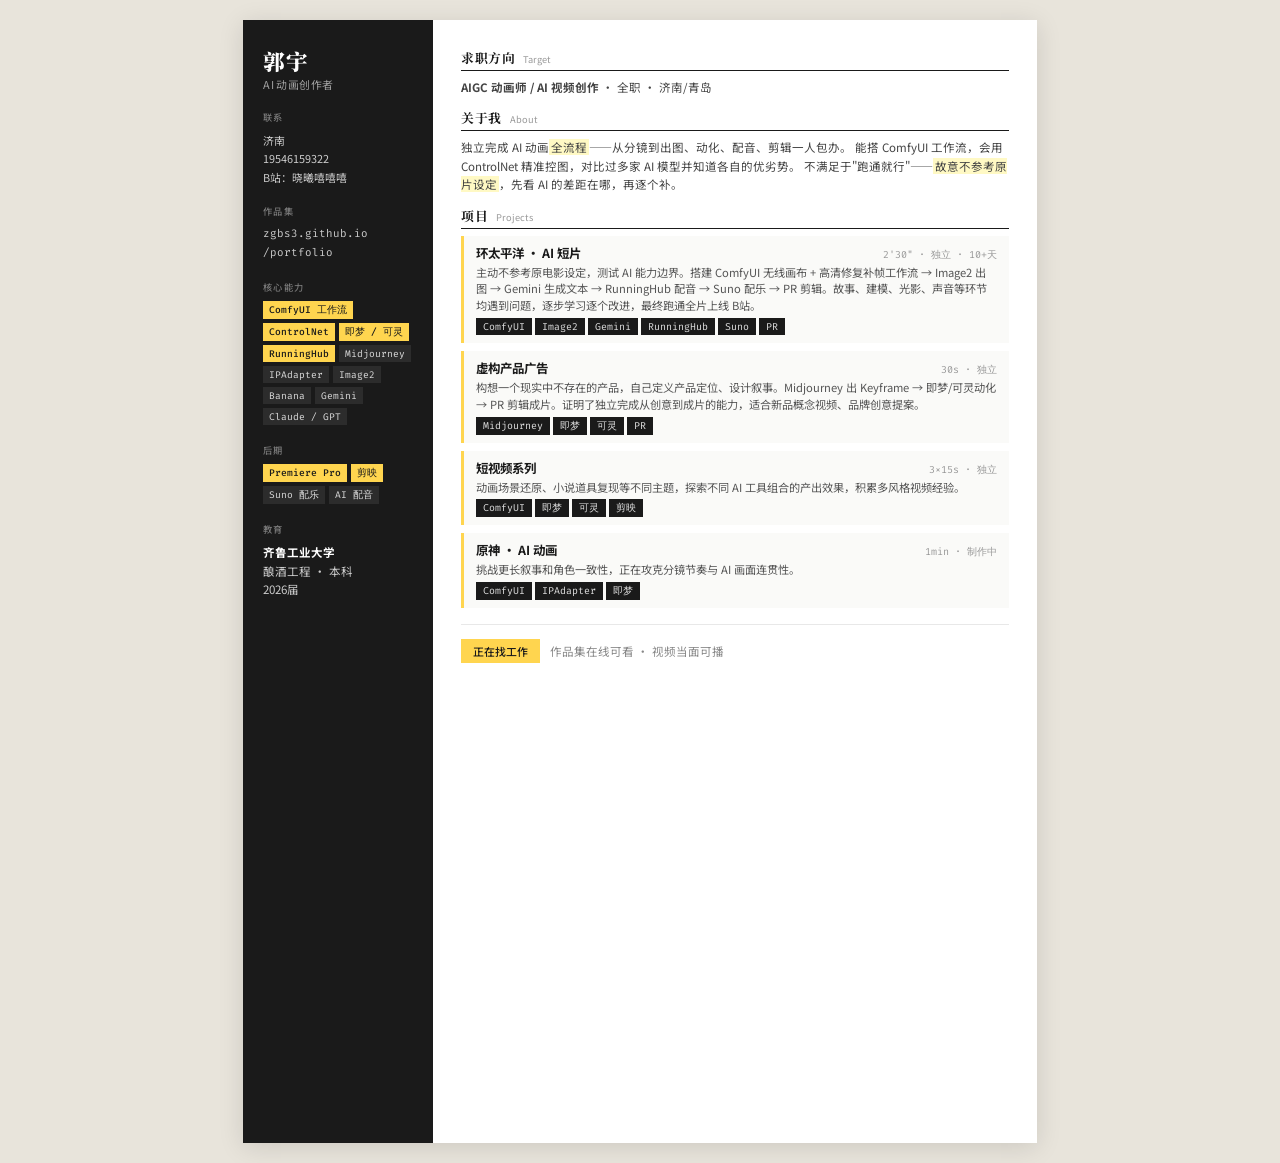
<file: resume-a-v3.html>
<!DOCTYPE html>
<html lang="zh-CN">
<head>
<meta charset="UTF-8">
<meta name="viewport" content="width=device-width, initial-scale=1.0">
<title>郭宇 — AI 动画创作者</title>
<link href="https://fonts.googleapis.com/css2?family=Noto+Sans+SC:wght@300;400;500;700&family=Noto+Serif+SC:wght@600;700;900&family=Fira+Code:wght@400;500&display=swap" rel="stylesheet">
<style>
*{margin:0;padding:0;box-sizing:border-box}
body{
  font-family:'Noto Sans SC','Inter',sans-serif;
  color:#1a1a1a;background:#e8e4db;
  -webkit-font-smoothing:antialiased;
}
.page{
  width:210mm;height:297mm;margin:20px auto;overflow:hidden;
  background:#fff;box-shadow:0 4px 24px rgba(0,0,0,.12);
  display:grid;grid-template-columns:190px 1fr;
}
/* Sidebar */
.sidebar{
  background:#1a1a1a;color:#e0e0e0;
  padding:28px 20px;
  display:flex;flex-direction:column;gap:18px;
}
.sidebar .name{
  font-family:'Noto Serif SC',serif;font-size:1.35rem;font-weight:900;
  color:#fff;letter-spacing:0.06em;line-height:1.2;
}
.sidebar .role{
  font-size:0.68rem;color:#a0a0a0;margin-top:2px;letter-spacing:0.04em;
}
.sidebar .block{}
.sidebar .block h3{
  font-size:0.58rem;text-transform:uppercase;letter-spacing:0.14em;
  color:#777;margin-bottom:7px;font-weight:500;
}
.sidebar .info-row{
  font-size:0.68rem;line-height:1.7;color:#ccc;
}
.sidebar .info-row a{color:#ccc;text-decoration:none}
.sidebar .tag-list{display:flex;flex-wrap:wrap;gap:4px}
.sidebar .tag{
  font-size:0.6rem;padding:2px 6px;
  font-family:'Fira Code',monospace;
  background:rgba(255,255,255,.08);color:#ddd;
}
.sidebar .tag.hl{background:#FFD54F;color:#1a1a1a;font-weight:500}
.sidebar .divider{height:1px;background:rgba(255,255,255,.1);margin:4px 0}

/* Main */
.main{padding:28px 28px;display:flex;flex-direction:column;gap:12px}
.main .section{}
.main .section h2{
  font-family:'Noto Serif SC',serif;font-size:0.8rem;font-weight:700;
  letter-spacing:0.04em;margin-bottom:7px;
  padding-bottom:3px;border-bottom:1.5px solid #1a1a1a;
  display:flex;align-items:baseline;gap:8px;
}
.main .section h2 .en{
  font-size:0.58rem;color:#999;font-weight:400;font-family:'Noto Sans SC',sans-serif;letter-spacing:0;
}
.main .intro{
  font-size:0.72rem;line-height:1.6;color:#444;
}
.main .intro em{font-style:normal;background:#FFF9C4;padding:0 2px}

.project{margin-bottom:8px;padding:8px 12px;background:#fafaf8;border-left:3px solid #FFD54F}
.project:last-child{margin-bottom:0}
.project .p-head{display:flex;justify-content:space-between;align-items:baseline;margin-bottom:2px}
.project .p-head h4{font-size:0.78rem;font-weight:700}
.project .p-head .p-meta{font-size:0.63rem;color:#999;font-family:'Fira Code',monospace;white-space:nowrap}
.project .p-desc{font-size:0.7rem;line-height:1.5;color:#555}
.project .p-tools{display:flex;flex-wrap:wrap;gap:3px;margin-top:4px}
.project .p-tools span{
  font-size:0.62rem;padding:2px 7px;
  font-family:'Fira Code',monospace;
  background:#1a1a1a;color:#e0e0e0;
}

.edu-line{font-size:0.78rem;color:#444;line-height:1.6}
.edu-line strong{font-size:0.82rem}

.status-line{
  display:flex;align-items:center;gap:10px;margin-top:4px;
  padding-top:14px;border-top:1px solid #e8e8e8;
}
.pill{
  font-size:0.68rem;padding:4px 12px;font-weight:500;
  background:#FFD54F;color:#1a1a1a;
}

@page{size:A4;margin:0}
@media print{
  body{background:#fff}
  .page{box-shadow:none;margin:0;width:210mm;height:297mm;overflow:hidden}
  .sidebar{print-color-adjust:exact;-webkit-print-color-adjust:exact}
  .tag.hl{print-color-adjust:exact;-webkit-print-color-adjust:exact}
  .project{border-left-color:#1a1a1a}
}
</style>
</head>
<body>
<div class="page">

  <!-- SIDEBAR -->
  <div class="sidebar">
    <div>
      <div class="name">郭宇</div>
      <div class="role">AI 动画创作者</div>
    </div>

    <div class="block">
      <h3>联系</h3>
      <div class="info-row">
        济南<br>
        <a href="tel:19546159322">19546159322</a><br>
        B站：晓曦嘻嘻嘻
      </div>
    </div>

    <div class="block">
      <h3>作品集</h3>
      <div class="info-row" style="font-family:'Fira Code',monospace;font-size:0.68rem;word-break:break-all">
        zgbs3.github.io<br>/portfolio
      </div>
    </div>

    <div class="block">
      <h3>核心能力</h3>
      <div class="tag-list">
        <span class="tag hl">ComfyUI 工作流</span>
        <span class="tag hl">ControlNet</span>
        <span class="tag hl">即梦 / 可灵</span>
        <span class="tag hl">RunningHub</span>
        <span class="tag">Midjourney</span>
        <span class="tag">IPAdapter</span>
        <span class="tag">Image2</span>
        <span class="tag">Banana</span>
        <span class="tag">Gemini</span>
        <span class="tag">Claude / GPT</span>
      </div>
    </div>

    <div class="block">
      <h3>后期</h3>
      <div class="tag-list">
        <span class="tag hl">Premiere Pro</span>
        <span class="tag hl">剪映</span>
        <span class="tag">Suno 配乐</span>
        <span class="tag">AI 配音</span>
      </div>
    </div>

    <div class="block">
      <h3>教育</h3>
      <div style="font-size:0.72rem;color:#ccc;line-height:1.6">
        <strong style="color:#fff">齐鲁工业大学</strong><br>
        酿酒工程 · 本科<br>
        2026届
      </div>
    </div>
  </div>

  <!-- MAIN -->
  <div class="main">

    <div class="section">
      <h2>求职方向<span class="en">Target</span></h2>
      <div class="intro">
        <strong>AIGC 动画师 / AI 视频创作</strong> · 全职 · 济南/青岛
      </div>
    </div>

    <div class="section">
      <h2>关于我<span class="en">About</span></h2>
      <div class="intro">
        独立完成 AI 动画<em>全流程</em>——从分镜到出图、动化、配音、剪辑一人包办。
        能搭 ComfyUI 工作流，会用 ControlNet 精准控图，对比过多家 AI 模型并知道各自的优劣势。
        不满足于"跑通就行"——<em>故意不参考原片设定</em>，先看 AI 的差距在哪，再逐个补。
      </div>
    </div>

    <div class="section">
      <h2>项目<span class="en">Projects</span></h2>

      <div class="project">
        <div class="p-head">
          <h4>环太平洋 · AI 短片</h4>
          <span class="p-meta">2'30" · 独立 · 10+天</span>
        </div>
        <div class="p-desc">
          主动不参考原电影设定，测试 AI 能力边界。搭建 ComfyUI 无线画布 + 高清修复补帧工作流 → Image2 出图 → Gemini 生成文本 → RunningHub 配音 → Suno 配乐 → PR 剪辑。故事、建模、光影、声音等环节均遇到问题，逐步学习逐个改进，最终跑通全片上线 B站。
        </div>
        <div class="p-tools">
          <span>ComfyUI</span><span>Image2</span><span>Gemini</span><span>RunningHub</span><span>Suno</span><span>PR</span>
        </div>
      </div>

      <div class="project">
        <div class="p-head">
          <h4>虚构产品广告</h4>
          <span class="p-meta">30s · 独立</span>
        </div>
        <div class="p-desc">
          构想一个现实中不存在的产品，自己定义产品定位、设计叙事。Midjourney 出 Keyframe → 即梦/可灵动化 → PR 剪辑成片。证明了独立完成从创意到成片的能力，适合新品概念视频、品牌创意提案。
        </div>
        <div class="p-tools">
          <span>Midjourney</span><span>即梦</span><span>可灵</span><span>PR</span>
        </div>
      </div>

      <div class="project">
        <div class="p-head">
          <h4>短视频系列</h4>
          <span class="p-meta">3×15s · 独立</span>
        </div>
        <div class="p-desc">
          动画场景还原、小说道具复现等不同主题，探索不同 AI 工具组合的产出效果，积累多风格视频经验。
        </div>
        <div class="p-tools">
          <span>ComfyUI</span><span>即梦</span><span>可灵</span><span>剪映</span>
        </div>
      </div>

      <div class="project">
        <div class="p-head">
          <h4>原神 · AI 动画</h4>
          <span class="p-meta">1min · 制作中</span>
        </div>
        <div class="p-desc">
          挑战更长叙事和角色一致性，正在攻克分镜节奏与 AI 画面连贯性。
        </div>
        <div class="p-tools">
          <span>ComfyUI</span><span>IPAdapter</span><span>即梦</span>
        </div>
      </div>
    </div>

    <div class="status-line">
      <span class="pill">正在找工作</span>
      <span style="font-size:0.72rem;color:#888">作品集在线可看 · 视频当面可播</span>
    </div>

  </div>
</div>
</body>
</html>
</file>
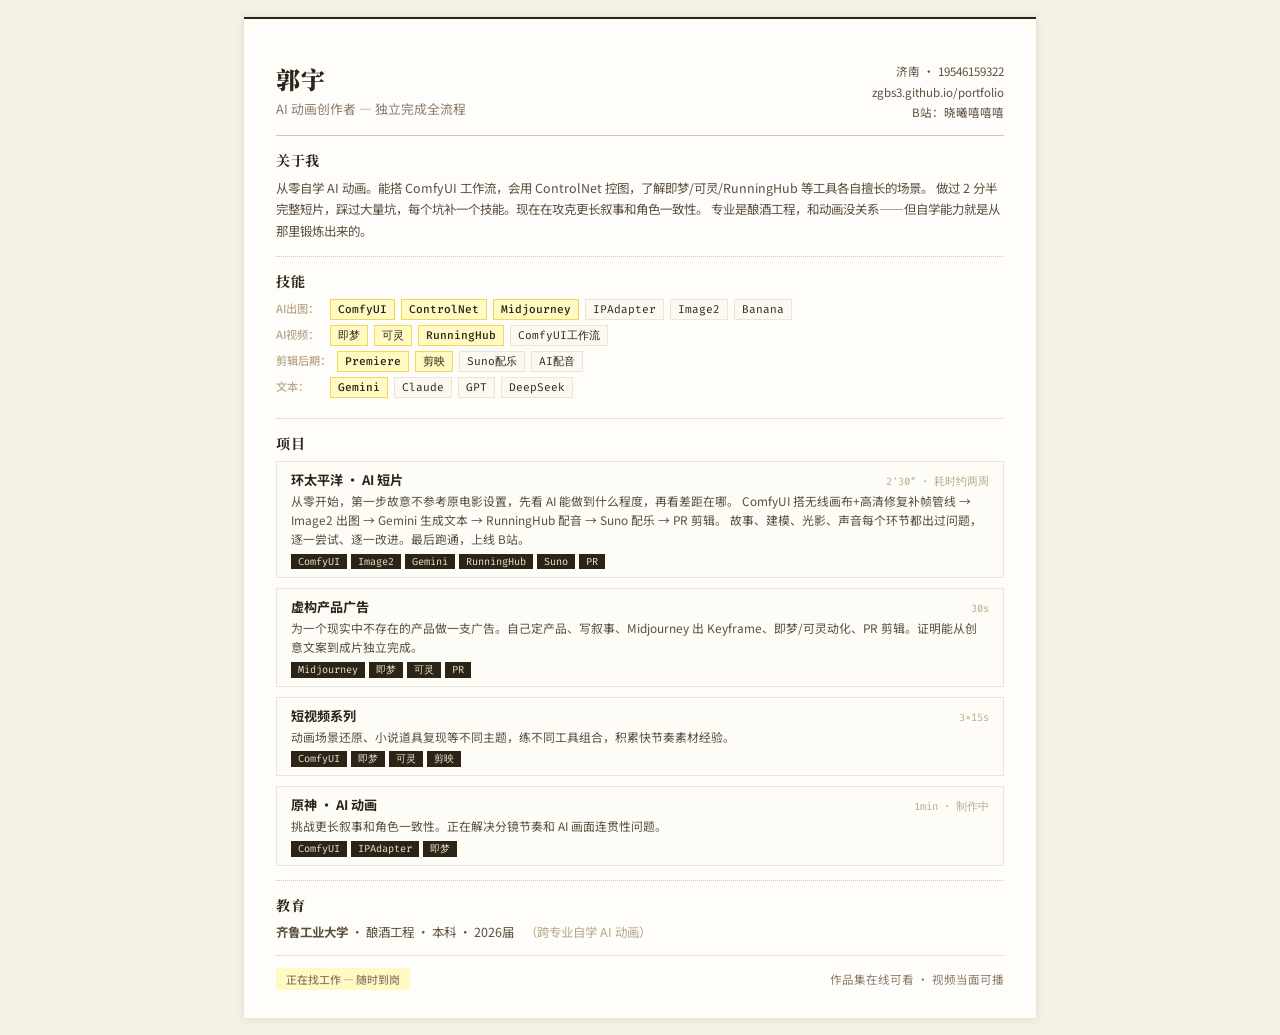
<file: resume-aigc-animator-old.html>
<!DOCTYPE html>
<html lang="zh-CN">
<head>
<meta charset="UTF-8">
<meta name="viewport" content="width=device-width, initial-scale=1.0">
<title>郭宇 — AI 动画创作者</title>
<link href="https://fonts.googleapis.com/css2?family=Noto+Sans+SC:wght@300;400;500;700&family=Noto+Serif+SC:wght@600;700;900&family=Fira+Code:wght@400;500&display=swap" rel="stylesheet">
<style>
*{margin:0;padding:0;box-sizing:border-box}
body{
  font-family:'Noto Sans SC','Inter',sans-serif;
  color:#2C2416;background:#F5F0E5;
  -webkit-font-smoothing:antialiased;
}
.page{
  width:210mm;margin:16px auto;background:#FFFDF9;
  box-shadow:0 1px 8px rgba(0,0,0,.06);
  border:1px solid #EBE5D5;
}
.inner{padding:24px 32px}
.top-rule{height:2px;background:#2C2416;margin-bottom:0}

/* Header */
.hdr{display:flex;justify-content:space-between;align-items:start;padding:18px 0 12px;border-bottom:1px solid #D4C8AD}
.hdr h1{font-family:'Noto Serif SC',serif;font-size:1.5rem;font-weight:900;letter-spacing:0.05em}
.hdr .sub{font-size:0.8rem;color:#8C7A6B;margin-top:3px}
.hdr .info{text-align:right;font-size:0.72rem;color:#5C4F3F;line-height:1.8}

/* Section */
.sec{padding:14px 0;border-bottom:1px dotted #D4C8AD}
.sec:last-child{border-bottom:none}
.sec h2{font-family:'Noto Serif SC',serif;font-size:0.88rem;font-weight:700;margin-bottom:8px;letter-spacing:0.03em}

/* Skills — inline rows */
.skills{margin-bottom:6px}
.skills .sk-row{display:flex;align-items:baseline;gap:6px;flex-wrap:wrap;margin-bottom:5px}
.skills .sk-label{font-size:0.7rem;color:#B8A88A;white-space:nowrap;min-width:48px;font-weight:500}
.skills .sk-label::after{content:'：'}
.skills .sk-item{
  font-size:0.7rem;padding:2px 7px;font-family:'Fira Code',monospace;
  background:#FBF9F1;border:1px solid #EBE5D5;
}
.skills .sk-item.k{background:#FFF9C4;border-color:#F4D758;font-weight:500}

/* Projects */
.proj{margin-bottom:10px;padding:8px 14px;background:#FDFCF7;border:1px solid #EBE5D5}
.proj:last-child{margin-bottom:0}
.proj .pj-top{display:flex;justify-content:space-between;align-items:baseline;margin-bottom:3px}
.proj .pj-top strong{font-size:0.82rem}
.proj .pj-top .pj-meta{font-size:0.66rem;color:#B8A88A;font-family:'Fira Code',monospace;white-space:nowrap}
.proj .pj-desc{font-size:0.74rem;line-height:1.6;color:#5C4F3F}
.proj .pj-tools{margin-top:5px;display:flex;flex-wrap:wrap;gap:4px}
.proj .pj-tools span{font-size:0.64rem;padding:1px 7px;font-family:'Fira Code',monospace;background:#2C2416;color:#EBE5D5}

/* Bottom */
.foot{display:flex;justify-content:space-between;align-items:center;padding:12px 0 4px;font-size:0.72rem;color:#8C7A6B}
.foot .pill{background:#FFF9C4;padding:3px 10px;font-weight:500;font-size:0.68rem}

@page{size:A4;margin:0}
@media print{
  body{background:#fff}
  .page{box-shadow:none;margin:0;border:none}
  .sk-item.k{print-color-adjust:exact;-webkit-print-color-adjust:exact}
  .pill{print-color-adjust:exact;-webkit-print-color-adjust:exact}
}
</style>
</head>
<body>
<div class="page">
<div class="top-rule"></div>
<div class="inner">

<div class="hdr">
  <div>
    <h1>郭宇</h1>
    <div class="sub">AI 动画创作者 — 独立完成全流程</div>
  </div>
  <div class="info">
    济南 · 19546159322<br>
    zgbs3.github.io/portfolio<br>
    B站：晓曦嘻嘻嘻
  </div>
</div>

<div class="sec">
  <h2>关于我</h2>
  <p style="font-size:0.78rem;line-height:1.7;color:#5C4F3F">
    从零自学 AI 动画。能搭 ComfyUI 工作流，会用 ControlNet 控图，了解即梦/可灵/RunningHub 等工具各自擅长的场景。
    做过 2 分半完整短片，踩过大量坑，每个坑补一个技能。现在在攻克更长叙事和角色一致性。
    专业是酿酒工程，和动画没关系——但自学能力就是从那里锻炼出来的。
  </p>
</div>

<div class="sec">
  <h2>技能</h2>
  <div class="skills">
    <div class="sk-row"><span class="sk-label">AI出图</span><span class="sk-item k">ComfyUI</span><span class="sk-item k">ControlNet</span><span class="sk-item k">Midjourney</span><span class="sk-item">IPAdapter</span><span class="sk-item">Image2</span><span class="sk-item">Banana</span></div>
    <div class="sk-row"><span class="sk-label">AI视频</span><span class="sk-item k">即梦</span><span class="sk-item k">可灵</span><span class="sk-item k">RunningHub</span><span class="sk-item">ComfyUI工作流</span></div>
    <div class="sk-row"><span class="sk-label">剪辑后期</span><span class="sk-item k">Premiere</span><span class="sk-item k">剪映</span><span class="sk-item">Suno配乐</span><span class="sk-item">AI配音</span></div>
    <div class="sk-row"><span class="sk-label">文本</span><span class="sk-item k">Gemini</span><span class="sk-item">Claude</span><span class="sk-item">GPT</span><span class="sk-item">DeepSeek</span></div>
  </div>
</div>

<div class="sec">
  <h2>项目</h2>

  <div class="proj">
    <div class="pj-top"><strong>环太平洋 · AI 短片</strong><span class="pj-meta">2'30" · 耗时约两周</span></div>
    <div class="pj-desc">
      从零开始，第一步故意不参考原电影设置，先看 AI 能做到什么程度，再看差距在哪。
      ComfyUI 搭无线画布+高清修复补帧管线 → Image2 出图 → Gemini 生成文本 → RunningHub 配音 → Suno 配乐 → PR 剪辑。
      故事、建模、光影、声音每个环节都出过问题，逐一尝试、逐一改进。最后跑通，上线 B站。
    </div>
    <div class="pj-tools"><span>ComfyUI</span><span>Image2</span><span>Gemini</span><span>RunningHub</span><span>Suno</span><span>PR</span></div>
  </div>

  <div class="proj">
    <div class="pj-top"><strong>虚构产品广告</strong><span class="pj-meta">30s</span></div>
    <div class="pj-desc">
      为一个现实中不存在的产品做一支广告。自己定产品、写叙事、Midjourney 出 Keyframe、即梦/可灵动化、PR 剪辑。证明能从创意文案到成片独立完成。
    </div>
    <div class="pj-tools"><span>Midjourney</span><span>即梦</span><span>可灵</span><span>PR</span></div>
  </div>

  <div class="proj">
    <div class="pj-top"><strong>短视频系列</strong><span class="pj-meta">3×15s</span></div>
    <div class="pj-desc">
      动画场景还原、小说道具复现等不同主题，练不同工具组合，积累快节奏素材经验。
    </div>
    <div class="pj-tools"><span>ComfyUI</span><span>即梦</span><span>可灵</span><span>剪映</span></div>
  </div>

  <div class="proj">
    <div class="pj-top"><strong>原神 · AI 动画</strong><span class="pj-meta">1min · 制作中</span></div>
    <div class="pj-desc">挑战更长叙事和角色一致性。正在解决分镜节奏和 AI 画面连贯性问题。</div>
    <div class="pj-tools"><span>ComfyUI</span><span>IPAdapter</span><span>即梦</span></div>
  </div>
</div>

<div class="sec">
  <h2>教育</h2>
  <p style="font-size:0.78rem;color:#5C4F3F">
    <strong>齐鲁工业大学</strong> · 酿酒工程 · 本科 · 2026届
    <span style="color:#B8A88A;margin-left:8px">（跨专业自学 AI 动画）</span>
  </p>
</div>

<div class="foot">
  <span class="pill">正在找工作 — 随时到岗</span>
  <span>作品集在线可看 · 视频当面可播</span>
</div>

</div>
</div>
</body>
</html>
</file>
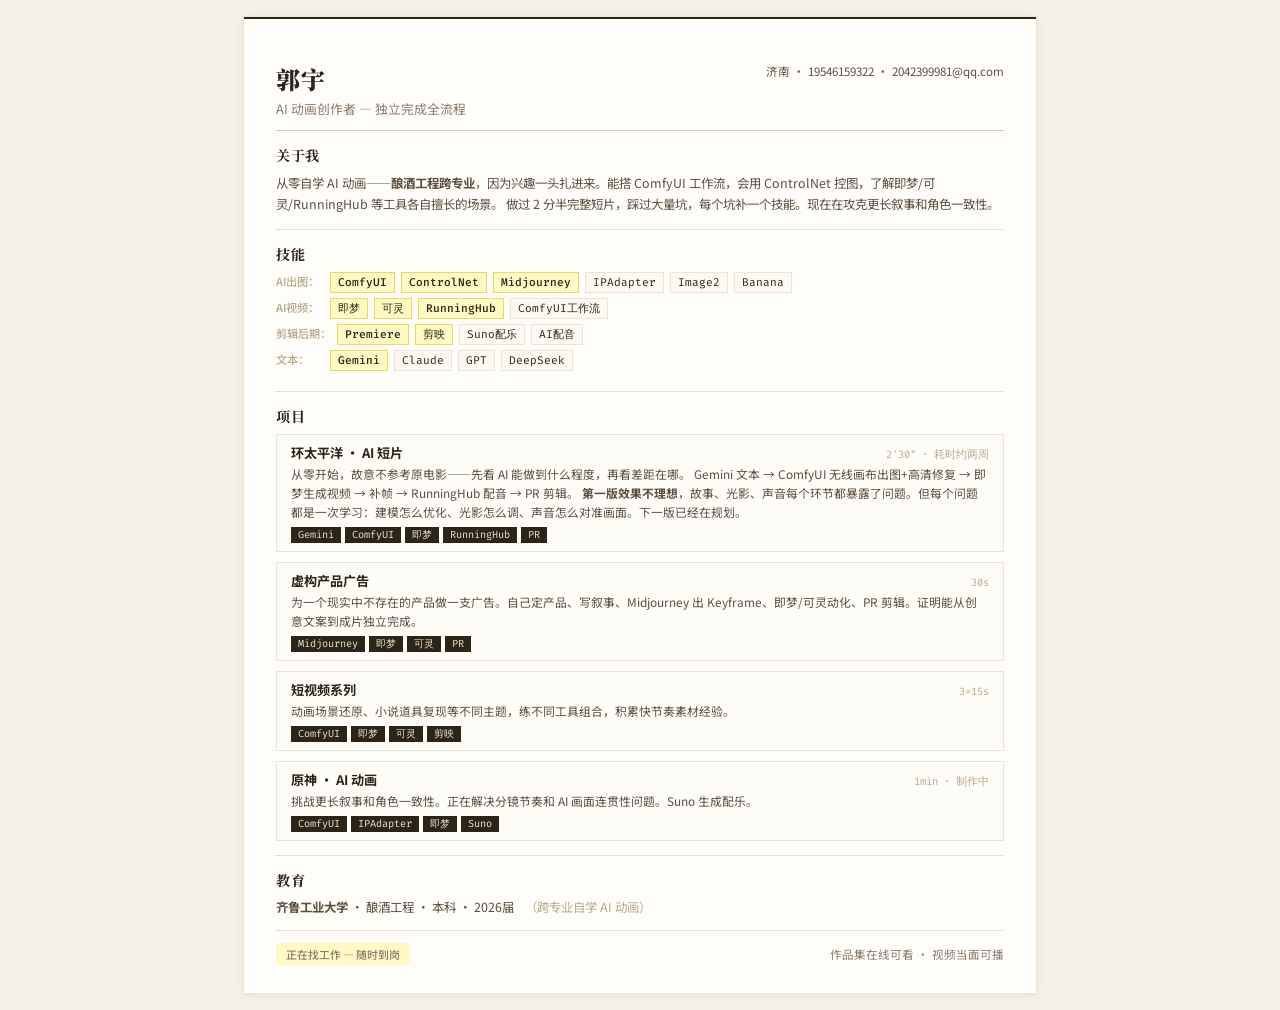
<file: resume-aigc-animator.html>
<!DOCTYPE html>
<html lang="zh-CN">
<head>
<meta charset="UTF-8">
<meta name="viewport" content="width=device-width, initial-scale=1.0">
<title>郭宇 — AI 动画创作者</title>
<link href="https://fonts.googleapis.com/css2?family=Noto+Sans+SC:wght@300;400;500;700&family=Noto+Serif+SC:wght@600;700;900&family=Fira+Code:wght@400;500&display=swap" rel="stylesheet">
<style>
*{margin:0;padding:0;box-sizing:border-box}
body{
  font-family:'Noto Sans SC','Inter',sans-serif;
  color:#2C2416;background:#F5F0E5;
  -webkit-font-smoothing:antialiased;
}
.page{
  width:210mm;margin:16px auto;background:#FFFDF9;
  box-shadow:0 1px 8px rgba(0,0,0,.06);
  border:1px solid #EBE5D5;
}
.inner{padding:24px 32px}
.top-rule{height:2px;background:#2C2416;margin-bottom:0}

/* Header */
.hdr{display:flex;justify-content:space-between;align-items:start;padding:18px 0 12px;border-bottom:1px solid #D4C8AD}
.hdr h1{font-family:'Noto Serif SC',serif;font-size:1.5rem;font-weight:900;letter-spacing:0.05em}
.hdr .sub{font-size:0.8rem;color:#8C7A6B;margin-top:3px}
.hdr .info{text-align:right;font-size:0.72rem;color:#5C4F3F;line-height:1.8}

/* Section */
.sec{padding:14px 0;border-bottom:1px dotted #D4C8AD}
.sec:last-child{border-bottom:none}
.sec h2{font-family:'Noto Serif SC',serif;font-size:0.88rem;font-weight:700;margin-bottom:8px;letter-spacing:0.03em}

/* Skills — inline rows */
.skills{margin-bottom:6px}
.skills .sk-row{display:flex;align-items:baseline;gap:6px;flex-wrap:wrap;margin-bottom:5px}
.skills .sk-label{font-size:0.7rem;color:#B8A88A;white-space:nowrap;min-width:48px;font-weight:500}
.skills .sk-label::after{content:'：'}
.skills .sk-item{
  font-size:0.7rem;padding:2px 7px;font-family:'Fira Code',monospace;
  background:#FBF9F1;border:1px solid #EBE5D5;
}
.skills .sk-item.k{background:#FFF9C4;border-color:#F4D758;font-weight:500}

/* Projects */
.proj{margin-bottom:10px;padding:8px 14px;background:#FDFCF7;border:1px solid #EBE5D5}
.proj:last-child{margin-bottom:0}
.proj .pj-top{display:flex;justify-content:space-between;align-items:baseline;margin-bottom:3px}
.proj .pj-top strong{font-size:0.82rem}
.proj .pj-top .pj-meta{font-size:0.66rem;color:#B8A88A;font-family:'Fira Code',monospace;white-space:nowrap}
.proj .pj-desc{font-size:0.74rem;line-height:1.6;color:#5C4F3F}
.proj .pj-tools{margin-top:5px;display:flex;flex-wrap:wrap;gap:4px}
.proj .pj-tools span{font-size:0.64rem;padding:1px 7px;font-family:'Fira Code',monospace;background:#2C2416;color:#EBE5D5}

/* Bottom */
.foot{display:flex;justify-content:space-between;align-items:center;padding:12px 0 4px;font-size:0.72rem;color:#8C7A6B}
.foot .pill{background:#FFF9C4;padding:3px 10px;font-weight:500;font-size:0.68rem}

@page{size:A4;margin:0}
@media print{
  body{background:#fff}
  .page{box-shadow:none;margin:0;border:none}
  .sk-item.k{print-color-adjust:exact;-webkit-print-color-adjust:exact}
  .pill{print-color-adjust:exact;-webkit-print-color-adjust:exact}
}
</style>
</head>
<body>
<div class="page">
<div class="top-rule"></div>
<div class="inner">

<div class="hdr">
  <div>
    <h1>郭宇</h1>
    <div class="sub">AI 动画创作者 — 独立完成全流程</div>
  </div>
  <div class="info">
    济南 · 19546159322 · 2042399981@qq.com
  </div>
</div>

<div class="sec">
  <h2>关于我</h2>
  <p style="font-size:0.78rem;line-height:1.7;color:#5C4F3F">
    从零自学 AI 动画——<strong>酿酒工程跨专业</strong>，因为兴趣一头扎进来。能搭 ComfyUI 工作流，会用 ControlNet 控图，了解即梦/可灵/RunningHub 等工具各自擅长的场景。
    做过 2 分半完整短片，踩过大量坑，每个坑补一个技能。现在在攻克更长叙事和角色一致性。
  </p>
</div>

<div class="sec">
  <h2>技能</h2>
  <div class="skills">
    <div class="sk-row"><span class="sk-label">AI出图</span><span class="sk-item k">ComfyUI</span><span class="sk-item k">ControlNet</span><span class="sk-item k">Midjourney</span><span class="sk-item">IPAdapter</span><span class="sk-item">Image2</span><span class="sk-item">Banana</span></div>
    <div class="sk-row"><span class="sk-label">AI视频</span><span class="sk-item k">即梦</span><span class="sk-item k">可灵</span><span class="sk-item k">RunningHub</span><span class="sk-item">ComfyUI工作流</span></div>
    <div class="sk-row"><span class="sk-label">剪辑后期</span><span class="sk-item k">Premiere</span><span class="sk-item k">剪映</span><span class="sk-item">Suno配乐</span><span class="sk-item">AI配音</span></div>
    <div class="sk-row"><span class="sk-label">文本</span><span class="sk-item k">Gemini</span><span class="sk-item">Claude</span><span class="sk-item">GPT</span><span class="sk-item">DeepSeek</span></div>
  </div>
</div>

<div class="sec">
  <h2>项目</h2>

  <div class="proj">
    <div class="pj-top"><strong>环太平洋 · AI 短片</strong><span class="pj-meta">2'30" · 耗时约两周</span></div>
    <div class="pj-desc">
      从零开始，故意不参考原电影——先看 AI 能做到什么程度，再看差距在哪。
      Gemini 文本 → ComfyUI 无线画布出图+高清修复 → 即梦生成视频 → 补帧 → RunningHub 配音 → PR 剪辑。
      <strong>第一版效果不理想</strong>，故事、光影、声音每个环节都暴露了问题。但每个问题都是一次学习：建模怎么优化、光影怎么调、声音怎么对准画面。下一版已经在规划。
    </div>
    <div class="pj-tools"><span>Gemini</span><span>ComfyUI</span><span>即梦</span><span>RunningHub</span><span>PR</span></div>
  </div>

  <div class="proj">
    <div class="pj-top"><strong>虚构产品广告</strong><span class="pj-meta">30s</span></div>
    <div class="pj-desc">
      为一个现实中不存在的产品做一支广告。自己定产品、写叙事、Midjourney 出 Keyframe、即梦/可灵动化、PR 剪辑。证明能从创意文案到成片独立完成。
    </div>
    <div class="pj-tools"><span>Midjourney</span><span>即梦</span><span>可灵</span><span>PR</span></div>
  </div>

  <div class="proj">
    <div class="pj-top"><strong>短视频系列</strong><span class="pj-meta">3×15s</span></div>
    <div class="pj-desc">
      动画场景还原、小说道具复现等不同主题，练不同工具组合，积累快节奏素材经验。
    </div>
    <div class="pj-tools"><span>ComfyUI</span><span>即梦</span><span>可灵</span><span>剪映</span></div>
  </div>

  <div class="proj">
    <div class="pj-top"><strong>原神 · AI 动画</strong><span class="pj-meta">1min · 制作中</span></div>
    <div class="pj-desc">挑战更长叙事和角色一致性。正在解决分镜节奏和 AI 画面连贯性问题。Suno 生成配乐。</div>
    <div class="pj-tools"><span>ComfyUI</span><span>IPAdapter</span><span>即梦</span><span>Suno</span></div>
  </div>
</div>

<div class="sec">
  <h2>教育</h2>
  <p style="font-size:0.78rem;color:#5C4F3F">
    <strong>齐鲁工业大学</strong> · 酿酒工程 · 本科 · 2026届
    <span style="color:#B8A88A;margin-left:8px">（跨专业自学 AI 动画）</span>
  </p>
</div>

<div class="foot">
  <span class="pill">正在找工作 — 随时到岗</span>
  <span>作品集在线可看 · 视频当面可播</span>
</div>

</div>
</div>
</body>
</html>
</file>
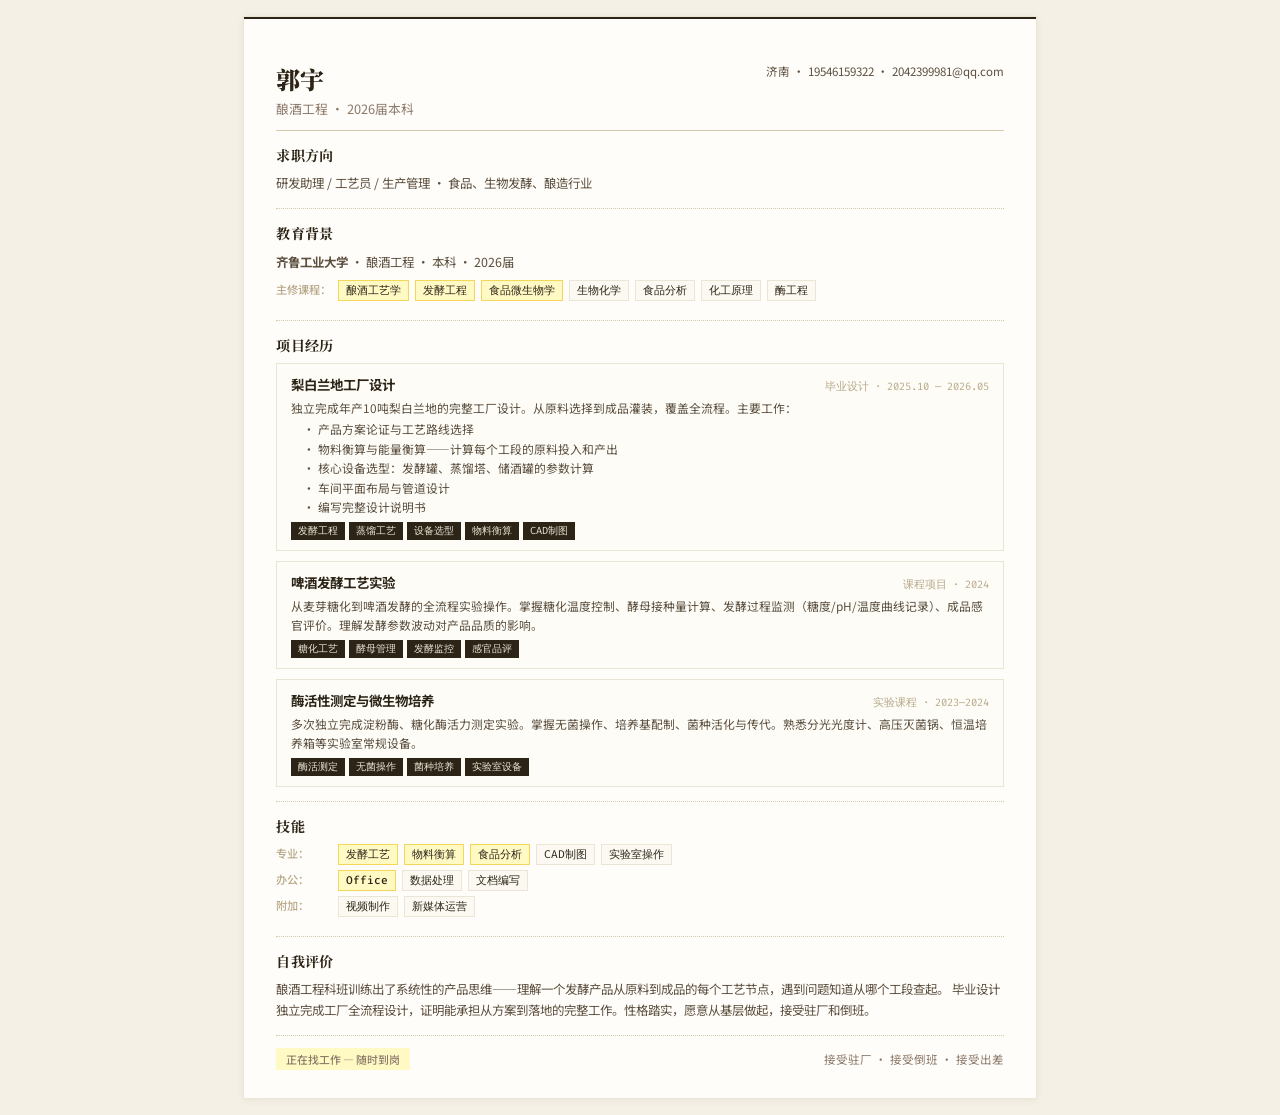
<file: resume-bio-v2.html>
<!DOCTYPE html>
<html lang="zh-CN">
<head>
<meta charset="UTF-8">
<meta name="viewport" content="width=device-width, initial-scale=1.0">
<title>郭宇 — 生物酿造</title>
<link href="https://fonts.googleapis.com/css2?family=Noto+Sans+SC:wght@300;400;500;700&family=Noto+Serif+SC:wght@600;700;900&family=Fira+Code:wght@400;500&display=swap" rel="stylesheet">
<style>
*{margin:0;padding:0;box-sizing:border-box}
body{font-family:'Noto Sans SC','Inter',sans-serif;color:#2C2416;background:#F5F0E5;-webkit-font-smoothing:antialiased}
.page{width:210mm;margin:16px auto;background:#FFFDF9;box-shadow:0 1px 8px rgba(0,0,0,.06);border:1px solid #EBE5D5}
.inner{padding:24px 32px}
.top-rule{height:2px;background:#2C2416}

.hdr{display:flex;justify-content:space-between;align-items:start;padding:18px 0 12px;border-bottom:1px solid #D4C8AD}
.hdr h1{font-family:'Noto Serif SC',serif;font-size:1.5rem;font-weight:900}
.hdr .sub{font-size:0.8rem;color:#8C7A6B;margin-top:3px}
.hdr .info{text-align:right;font-size:0.72rem;color:#5C4F3F;line-height:1.8}

.sec{padding:14px 0;border-bottom:1px dotted #D4C8AD}
.sec:last-child{border-bottom:none}
.sec h2{font-family:'Noto Serif SC',serif;font-size:0.88rem;font-weight:700;margin-bottom:8px;letter-spacing:0.03em}

.skills .sk-row{display:flex;align-items:baseline;gap:6px;flex-wrap:wrap;margin-bottom:5px}
.skills .sk-label{font-size:0.7rem;color:#B8A88A;white-space:nowrap;min-width:56px;font-weight:500}
.skills .sk-label::after{content:'：'}
.skills .sk-item{font-size:0.7rem;padding:2px 7px;font-family:'Fira Code',monospace;background:#FBF9F1;border:1px solid #EBE5D5}
.skills .sk-item.k{background:#FFF9C4;border-color:#F4D758;font-weight:500}

.proj{margin-bottom:10px;padding:10px 14px;background:#FDFCF7;border:1px solid #EBE5D5}
.proj:last-child{margin-bottom:0}
.proj .pj-top{display:flex;justify-content:space-between;align-items:baseline;margin-bottom:4px}
.proj .pj-top strong{font-size:0.84rem}
.proj .pj-top .pj-meta{font-size:0.66rem;color:#B8A88A;font-family:'Fira Code',monospace;white-space:nowrap}
.proj .pj-desc{font-size:0.74rem;line-height:1.65;color:#5C4F3F}
.proj .pj-detail{margin-top:5px;display:flex;flex-wrap:wrap;gap:4px}
.proj .pj-detail span{font-size:0.64rem;padding:2px 7px;font-family:'Fira Code',monospace;background:#2C2416;color:#EBE5D5}

.foot{display:flex;justify-content:space-between;align-items:center;padding:12px 0 4px;font-size:0.72rem;color:#8C7A6B}
.foot .pill{background:#FFF9C4;padding:3px 10px;font-weight:500;font-size:0.68rem}

@page{size:A4;margin:0}
@media print{body{background:#fff}.page{box-shadow:none;margin:0;border:none}.sk-item.k{print-color-adjust:exact;-webkit-print-color-adjust:exact}}
</style>
</head>
<body>
<div class="page">
<div class="top-rule"></div>
<div class="inner">

<div class="hdr">
  <div>
    <h1>郭宇</h1>
    <div class="sub">酿酒工程 · 2026届本科</div>
  </div>
  <div class="info">
    济南 · 19546159322 · 2042399981@qq.com
  </div>
</div>

<div class="sec">
  <h2>求职方向</h2>
  <p style="font-size:0.78rem;line-height:1.7;color:#5C4F3F">
    研发助理 / 工艺员 / 生产管理 · 食品、生物发酵、酿造行业
  </p>
</div>

<div class="sec">
  <h2>教育背景</h2>
  <p style="font-size:0.78rem;color:#5C4F3F;line-height:1.8">
    <strong>齐鲁工业大学</strong> · 酿酒工程 · 本科 · 2026届
  </p>
  <div class="skills" style="margin-top:6px">
    <div class="sk-row"><span class="sk-label">主修课程</span><span class="sk-item k">酿酒工艺学</span><span class="sk-item k">发酵工程</span><span class="sk-item k">食品微生物学</span><span class="sk-item">生物化学</span><span class="sk-item">食品分析</span><span class="sk-item">化工原理</span><span class="sk-item">酶工程</span></div>
  </div>
</div>

<div class="sec">
  <h2>项目经历</h2>

  <div class="proj">
    <div class="pj-top"><strong>梨白兰地工厂设计</strong><span class="pj-meta">毕业设计 · 2025.10 — 2026.05</span></div>
    <div class="pj-desc">
      独立完成年产10吨梨白兰地的完整工厂设计。从原料选择到成品灌装，覆盖全流程。主要工作：
    </div>
    <div style="font-size:0.74rem;line-height:1.65;color:#5C4F3F;margin-top:2px;padding-left:12px">
      · 产品方案论证与工艺路线选择<br>
      · 物料衡算与能量衡算——计算每个工段的原料投入和产出<br>
      · 核心设备选型：发酵罐、蒸馏塔、储酒罐的参数计算<br>
      · 车间平面布局与管道设计<br>
      · 编写完整设计说明书
    </div>
    <div class="pj-detail"><span>发酵工程</span><span>蒸馏工艺</span><span>设备选型</span><span>物料衡算</span><span>CAD制图</span></div>
  </div>

  <div class="proj">
    <div class="pj-top"><strong>啤酒发酵工艺实验</strong><span class="pj-meta">课程项目 · 2024</span></div>
    <div class="pj-desc">
      从麦芽糖化到啤酒发酵的全流程实验操作。掌握糖化温度控制、酵母接种量计算、发酵过程监测（糖度/pH/温度曲线记录）、成品感官评价。理解发酵参数波动对产品品质的影响。
    </div>
    <div class="pj-detail"><span>糖化工艺</span><span>酵母管理</span><span>发酵监控</span><span>感官品评</span></div>
  </div>

  <div class="proj">
    <div class="pj-top"><strong>酶活性测定与微生物培养</strong><span class="pj-meta">实验课程 · 2023—2024</span></div>
    <div class="pj-desc">
      多次独立完成淀粉酶、糖化酶活力测定实验。掌握无菌操作、培养基配制、菌种活化与传代。熟悉分光光度计、高压灭菌锅、恒温培养箱等实验室常规设备。
    </div>
    <div class="pj-detail"><span>酶活测定</span><span>无菌操作</span><span>菌种培养</span><span>实验室设备</span></div>
  </div>
</div>

<div class="sec">
  <h2>技能</h2>
  <div class="skills">
    <div class="sk-row"><span class="sk-label">专业</span><span class="sk-item k">发酵工艺</span><span class="sk-item k">物料衡算</span><span class="sk-item k">食品分析</span><span class="sk-item">CAD制图</span><span class="sk-item">实验室操作</span></div>
    <div class="sk-row"><span class="sk-label">办公</span><span class="sk-item k">Office</span><span class="sk-item">数据处理</span><span class="sk-item">文档编写</span></div>
    <div class="sk-row"><span class="sk-label">附加</span><span class="sk-item">视频制作</span><span class="sk-item">新媒体运营</span></div>
  </div>
</div>

<div class="sec">
  <h2>自我评价</h2>
  <p style="font-size:0.78rem;line-height:1.7;color:#5C4F3F">
    酿酒工程科班训练出了系统性的产品思维——理解一个发酵产品从原料到成品的每个工艺节点，遇到问题知道从哪个工段查起。
    毕业设计独立完成工厂全流程设计，证明能承担从方案到落地的完整工作。性格踏实，愿意从基层做起，接受驻厂和倒班。
  </p>
</div>

<div class="foot">
  <span class="pill">正在找工作 — 随时到岗</span>
  <span>接受驻厂 · 接受倒班 · 接受出差</span>
</div>

</div>
</div>
</body>
</html>
</file>
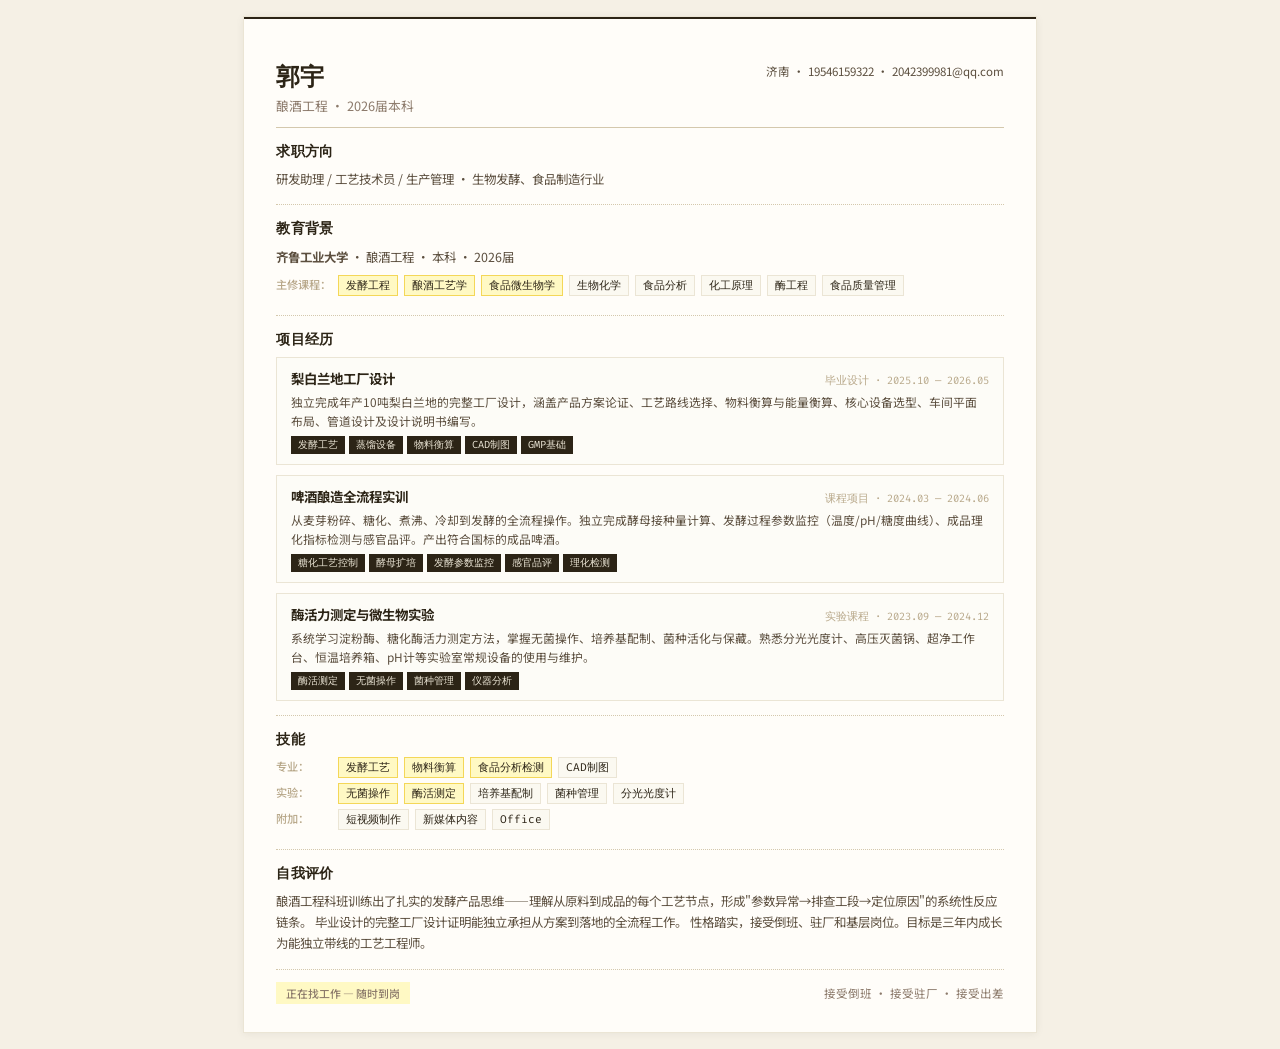
<file: resume-bio-v3.html>
<!DOCTYPE html>
<html lang="zh-CN">
<head>
<meta charset="UTF-8">
<meta name="viewport" content="width=device-width, initial-scale=1.0">
<title>郭宇 — 生物酿造</title>
<link href="https://fonts.googleapis.com/css2?family=Noto+Sans+SC:wght@300;400;500;700&family=Noto+Serif+SC:wght@600;700;900&family=Fira+Code:wght@400;500&display=swap" rel="stylesheet">
<style>
*{margin:0;padding:0;box-sizing:border-box}
body{font-family:'Microsoft YaHei','SimHei','Noto Sans SC',sans-serif;color:#2C2416;background:#F5F0E5;-webkit-font-smoothing:antialiased}
.page{width:210mm;margin:16px auto;background:#FFFDF9;box-shadow:0 1px 8px rgba(0,0,0,.06);border:1px solid #EBE5D5}
.inner{padding:24px 32px}
.top-rule{height:2px;background:#2C2416}

.hdr{display:flex;justify-content:space-between;align-items:start;padding:18px 0 12px;border-bottom:1px solid #D4C8AD}
.hdr h1{font-family:'SimSun','Microsoft YaHei',serif;font-size:1.5rem;font-weight:900}
.hdr .sub{font-size:0.8rem;color:#8C7A6B;margin-top:3px}
.hdr .info{text-align:right;font-size:0.72rem;color:#5C4F3F;line-height:1.8}

.sec{padding:14px 0;border-bottom:1px dotted #D4C8AD}
.sec:last-child{border-bottom:none}
.sec h2{font-family:'SimSun','Microsoft YaHei',serif;font-size:0.88rem;font-weight:700;margin-bottom:8px;letter-spacing:0.03em}

.skills .sk-row{display:flex;align-items:baseline;gap:6px;flex-wrap:wrap;margin-bottom:5px}
.skills .sk-label{font-size:0.7rem;color:#B8A88A;white-space:nowrap;min-width:56px;font-weight:500}
.skills .sk-label::after{content:'：'}
.skills .sk-item{font-size:0.7rem;padding:2px 7px;font-family:'Fira Code',monospace;background:#FBF9F1;border:1px solid #EBE5D5}
.skills .sk-item.k{background:#FFF9C4;border-color:#F4D758;font-weight:500}

.proj{margin-bottom:10px;padding:10px 14px;background:#FDFCF7;border:1px solid #EBE5D5}
.proj:last-child{margin-bottom:0}
.proj .pj-top{display:flex;justify-content:space-between;align-items:baseline;margin-bottom:4px}
.proj .pj-top strong{font-size:0.84rem}
.proj .pj-top .pj-meta{font-size:0.66rem;color:#B8A88A;font-family:'Fira Code',monospace;white-space:nowrap}
.proj .pj-desc{font-size:0.74rem;line-height:1.65;color:#5C4F3F}
.proj .pj-detail{margin-top:5px;display:flex;flex-wrap:wrap;gap:4px}
.proj .pj-detail span{font-size:0.64rem;padding:2px 7px;font-family:'Fira Code',monospace;background:#2C2416;color:#EBE5D5}

.foot{display:flex;justify-content:space-between;align-items:center;padding:12px 0 4px;font-size:0.72rem;color:#8C7A6B}
.foot .pill{background:#FFF9C4;padding:3px 10px;font-weight:500;font-size:0.68rem}

@page{size:A4;margin:0}
@media print{body{background:#fff}.page{box-shadow:none;margin:0;border:none}.sk-item.k{print-color-adjust:exact;-webkit-print-color-adjust:exact}}
</style>
</head>
<body>
<div class="page">
<div class="top-rule"></div>
<div class="inner">

<div class="hdr">
  <div>
    <h1>郭宇</h1>
    <div class="sub">酿酒工程 · 2026届本科</div>
  </div>
  <div class="info">
    济南 · 19546159322 · 2042399981@qq.com
  </div>
</div>

<div class="sec">
  <h2>求职方向</h2>
  <p style="font-size:0.78rem;line-height:1.7;color:#5C4F3F">
    研发助理 / 工艺技术员 / 生产管理 · 生物发酵、食品制造行业
  </p>
</div>

<div class="sec">
  <h2>教育背景</h2>
  <p style="font-size:0.78rem;color:#5C4F3F;line-height:1.8">
    <strong>齐鲁工业大学</strong> · 酿酒工程 · 本科 · 2026届
  </p>
  <div class="skills" style="margin-top:6px">
    <div class="sk-row"><span class="sk-label">主修课程</span><span class="sk-item k">发酵工程</span><span class="sk-item k">酿酒工艺学</span><span class="sk-item k">食品微生物学</span><span class="sk-item">生物化学</span><span class="sk-item">食品分析</span><span class="sk-item">化工原理</span><span class="sk-item">酶工程</span><span class="sk-item">食品质量管理</span></div>
  </div>
</div>

<div class="sec">
  <h2>项目经历</h2>

  <div class="proj">
    <div class="pj-top"><strong>梨白兰地工厂设计</strong><span class="pj-meta">毕业设计 · 2025.10 — 2026.05</span></div>
    <div class="pj-desc">
      独立完成年产10吨梨白兰地的完整工厂设计，涵盖产品方案论证、工艺路线选择、物料衡算与能量衡算、核心设备选型、车间平面布局、管道设计及设计说明书编写。
    </div>
    <div class="pj-detail"><span>发酵工艺</span><span>蒸馏设备</span><span>物料衡算</span><span>CAD制图</span><span>GMP基础</span></div>
  </div>

  <div class="proj">
    <div class="pj-top"><strong>啤酒酿造全流程实训</strong><span class="pj-meta">课程项目 · 2024.03 — 2024.06</span></div>
    <div class="pj-desc">
      从麦芽粉碎、糖化、煮沸、冷却到发酵的全流程操作。独立完成酵母接种量计算、发酵过程参数监控（温度/pH/糖度曲线）、成品理化指标检测与感官品评。产出符合国标的成品啤酒。
    </div>
    <div class="pj-detail"><span>糖化工艺控制</span><span>酵母扩培</span><span>发酵参数监控</span><span>感官品评</span><span>理化检测</span></div>
  </div>

  <div class="proj">
    <div class="pj-top"><strong>酶活力测定与微生物实验</strong><span class="pj-meta">实验课程 · 2023.09 — 2024.12</span></div>
    <div class="pj-desc">
      系统学习淀粉酶、糖化酶活力测定方法，掌握无菌操作、培养基配制、菌种活化与保藏。熟悉分光光度计、高压灭菌锅、超净工作台、恒温培养箱、pH计等实验室常规设备的使用与维护。
    </div>
    <div class="pj-detail"><span>酶活测定</span><span>无菌操作</span><span>菌种管理</span><span>仪器分析</span></div>
  </div>

</div>

<div class="sec">
  <h2>技能</h2>
  <div class="skills">
    <div class="sk-row"><span class="sk-label">专业</span><span class="sk-item k">发酵工艺</span><span class="sk-item k">物料衡算</span><span class="sk-item k">食品分析检测</span><span class="sk-item">CAD制图</span></div>
    <div class="sk-row"><span class="sk-label">实验</span><span class="sk-item k">无菌操作</span><span class="sk-item k">酶活测定</span><span class="sk-item">培养基配制</span><span class="sk-item">菌种管理</span><span class="sk-item">分光光度计</span></div>
    <div class="sk-row"><span class="sk-label">附加</span><span class="sk-item">短视频制作</span><span class="sk-item">新媒体内容</span><span class="sk-item">Office</span></div>
  </div>
</div>

<div class="sec">
  <h2>自我评价</h2>
  <p style="font-size:0.78rem;line-height:1.7;color:#5C4F3F">
    酿酒工程科班训练出了扎实的发酵产品思维——理解从原料到成品的每个工艺节点，形成"参数异常→排查工段→定位原因"的系统性反应链条。
    毕业设计的完整工厂设计证明能独立承担从方案到落地的全流程工作。
    性格踏实，接受倒班、驻厂和基层岗位。目标是三年内成长为能独立带线的工艺工程师。
  </p>
</div>

<div class="foot">
  <span class="pill">正在找工作 — 随时到岗</span>
  <span>接受倒班 · 接受驻厂 · 接受出差</span>
</div>

</div>
</div>
</body>
</html>
</file>
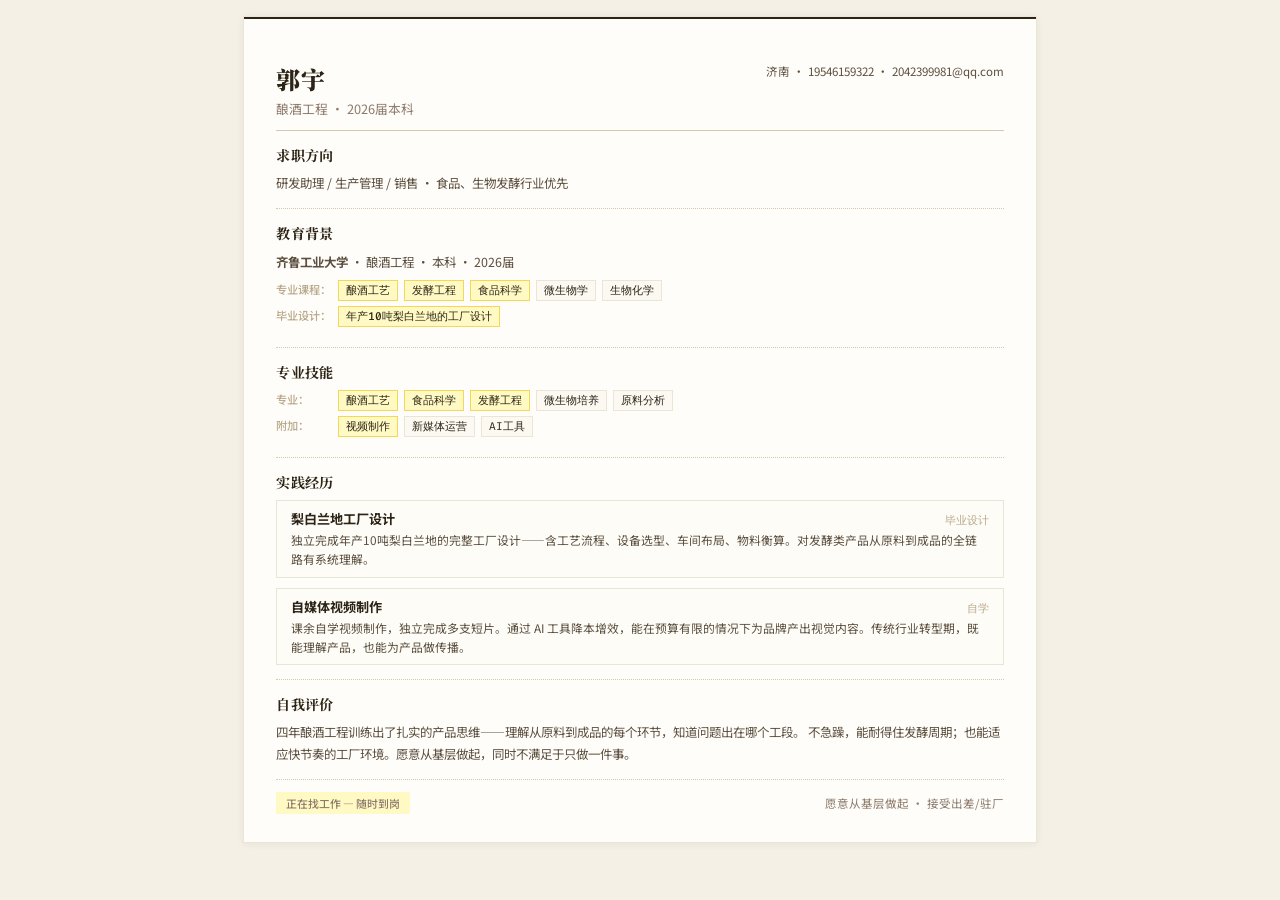
<file: resume-bio.html>
<!DOCTYPE html>
<html lang="zh-CN">
<head>
<meta charset="UTF-8">
<meta name="viewport" content="width=device-width, initial-scale=1.0">
<title>郭宇 — 生物酿造</title>
<link href="https://fonts.googleapis.com/css2?family=Noto+Sans+SC:wght@300;400;500;700&family=Noto+Serif+SC:wght@600;700;900&family=Fira+Code:wght@400;500&display=swap" rel="stylesheet">
<style>
*{margin:0;padding:0;box-sizing:border-box}
body{font-family:'Noto Sans SC','Inter',sans-serif;color:#2C2416;background:#F5F0E5;-webkit-font-smoothing:antialiased}
.page{width:210mm;margin:16px auto;background:#FFFDF9;box-shadow:0 1px 8px rgba(0,0,0,.06);border:1px solid #EBE5D5}
.inner{padding:24px 32px}
.top-rule{height:2px;background:#2C2416}

.hdr{display:flex;justify-content:space-between;align-items:start;padding:18px 0 12px;border-bottom:1px solid #D4C8AD}
.hdr h1{font-family:'Noto Serif SC',serif;font-size:1.5rem;font-weight:900;letter-spacing:0.05em}
.hdr .sub{font-size:0.8rem;color:#8C7A6B;margin-top:3px}
.hdr .info{text-align:right;font-size:0.72rem;color:#5C4F3F;line-height:1.8}

.sec{padding:14px 0;border-bottom:1px dotted #D4C8AD}
.sec:last-child{border-bottom:none}
.sec h2{font-family:'Noto Serif SC',serif;font-size:0.88rem;font-weight:700;margin-bottom:8px;letter-spacing:0.03em}

.skills{margin-bottom:6px}
.skills .sk-row{display:flex;align-items:baseline;gap:6px;flex-wrap:wrap;margin-bottom:5px}
.skills .sk-label{font-size:0.7rem;color:#B8A88A;white-space:nowrap;min-width:56px;font-weight:500}
.skills .sk-label::after{content:'：'}
.skills .sk-item{font-size:0.7rem;padding:2px 7px;font-family:'Fira Code',monospace;background:#FBF9F1;border:1px solid #EBE5D5}
.skills .sk-item.k{background:#FFF9C4;border-color:#F4D758;font-weight:500}

.proj{margin-bottom:10px;padding:8px 14px;background:#FDFCF7;border:1px solid #EBE5D5}
.proj:last-child{margin-bottom:0}
.proj .pj-top{display:flex;justify-content:space-between;align-items:baseline;margin-bottom:3px}
.proj .pj-top strong{font-size:0.82rem}
.proj .pj-top .pj-meta{font-size:0.66rem;color:#B8A88A;font-family:'Fira Code',monospace;white-space:nowrap}
.proj .pj-desc{font-size:0.74rem;line-height:1.6;color:#5C4F3F}

.foot{display:flex;justify-content:space-between;align-items:center;padding:12px 0 4px;font-size:0.72rem;color:#8C7A6B}
.foot .pill{background:#FFF9C4;padding:3px 10px;font-weight:500;font-size:0.68rem}

@page{size:A4;margin:0}
@media print{body{background:#fff}.page{box-shadow:none;margin:0;border:none}.sk-item.k{print-color-adjust:exact;-webkit-print-color-adjust:exact}}
</style>
</head>
<body>
<div class="page">
<div class="top-rule"></div>
<div class="inner">

<div class="hdr">
  <div>
    <h1>郭宇</h1>
    <div class="sub">酿酒工程 · 2026届本科</div>
  </div>
  <div class="info">
    济南 · 19546159322 · 2042399981@qq.com
  </div>
</div>

<div class="sec">
  <h2>求职方向</h2>
  <p style="font-size:0.78rem;line-height:1.7;color:#5C4F3F">
    研发助理 / 生产管理 / 销售 · 食品、生物发酵行业优先
  </p>
</div>

<div class="sec">
  <h2>教育背景</h2>
  <p style="font-size:0.78rem;color:#5C4F3F;line-height:1.8">
    <strong>齐鲁工业大学</strong> · 酿酒工程 · 本科 · 2026届
  </p>
  <div class="skills" style="margin-top:6px">
    <div class="sk-row"><span class="sk-label">专业课程</span><span class="sk-item k">酿酒工艺</span><span class="sk-item k">发酵工程</span><span class="sk-item k">食品科学</span><span class="sk-item">微生物学</span><span class="sk-item">生物化学</span></div>
    <div class="sk-row"><span class="sk-label">毕业设计</span><span class="sk-item k">年产10吨梨白兰地的工厂设计</span></div>
  </div>
</div>

<div class="sec">
  <h2>专业技能</h2>
  <div class="skills">
    <div class="sk-row"><span class="sk-label">专业</span><span class="sk-item k">酿酒工艺</span><span class="sk-item k">食品科学</span><span class="sk-item k">发酵工程</span><span class="sk-item">微生物培养</span><span class="sk-item">原料分析</span></div>
    <div class="sk-row"><span class="sk-label">附加</span><span class="sk-item k">视频制作</span><span class="sk-item">新媒体运营</span><span class="sk-item">AI工具</span></div>
  </div>
</div>

<div class="sec">
  <h2>实践经历</h2>

  <div class="proj">
    <div class="pj-top"><strong>梨白兰地工厂设计</strong><span class="pj-meta">毕业设计</span></div>
    <div class="pj-desc">
      独立完成年产10吨梨白兰地的完整工厂设计——含工艺流程、设备选型、车间布局、物料衡算。对发酵类产品从原料到成品的全链路有系统理解。
    </div>
  </div>

  <div class="proj">
    <div class="pj-top"><strong>自媒体视频制作</strong><span class="pj-meta">自学</span></div>
    <div class="pj-desc">
      课余自学视频制作，独立完成多支短片。通过 AI 工具降本增效，能在预算有限的情况下为品牌产出视觉内容。传统行业转型期，既能理解产品，也能为产品做传播。
    </div>
  </div>
</div>

<div class="sec">
  <h2>自我评价</h2>
  <p style="font-size:0.78rem;line-height:1.7;color:#5C4F3F">
    四年酿酒工程训练出了扎实的产品思维——理解从原料到成品的每个环节，知道问题出在哪个工段。
    不急躁，能耐得住发酵周期；也能适应快节奏的工厂环境。愿意从基层做起，同时不满足于只做一件事。
  </p>
</div>

<div class="foot">
  <span class="pill">正在找工作 — 随时到岗</span>
  <span>愿意从基层做起 · 接受出差/驻厂</span>
</div>

</div>
</div>
</body>
</html>
</file>
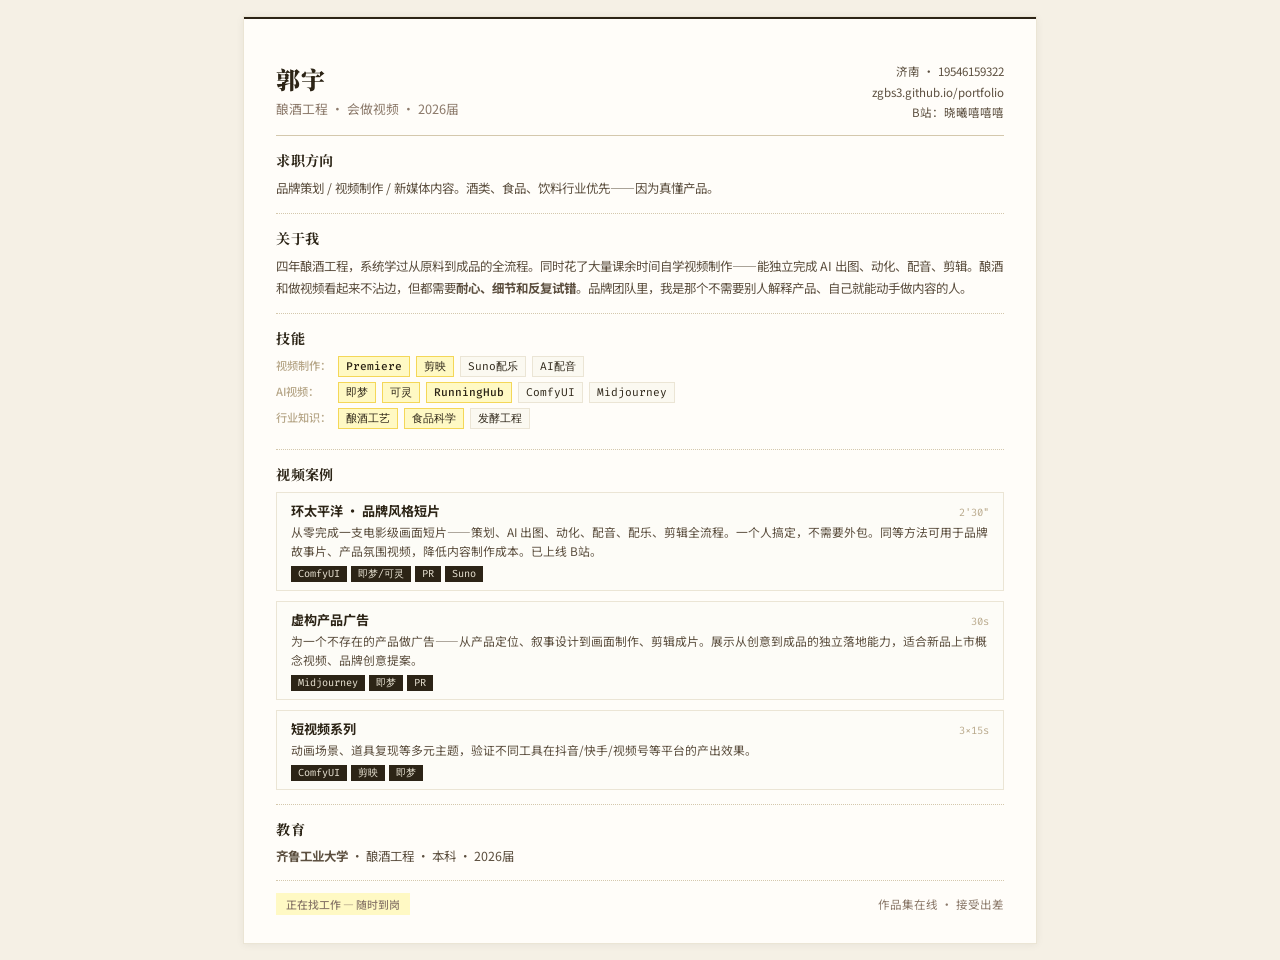
<file: resume-brand-video-old.html>
<!DOCTYPE html>
<html lang="zh-CN">
<head>
<meta charset="UTF-8">
<meta name="viewport" content="width=device-width, initial-scale=1.0">
<title>郭宇 — 品牌内容与视频</title>
<link href="https://fonts.googleapis.com/css2?family=Noto+Sans+SC:wght@300;400;500;700&family=Noto+Serif+SC:wght@600;700;900&family=Fira+Code:wght@400;500&display=swap" rel="stylesheet">
<style>
*{margin:0;padding:0;box-sizing:border-box}
body{
  font-family:'Noto Sans SC','Inter',sans-serif;
  color:#2C2416;background:#F5F0E5;
  -webkit-font-smoothing:antialiased;
}
.page{
  width:210mm;margin:16px auto;background:#FFFDF9;
  box-shadow:0 1px 8px rgba(0,0,0,.06);
  border:1px solid #EBE5D5;
}
.inner{padding:24px 32px}
.top-rule{height:2px;background:#2C2416;margin-bottom:0}

.hdr{display:flex;justify-content:space-between;align-items:start;padding:18px 0 12px;border-bottom:1px solid #D4C8AD}
.hdr h1{font-family:'Noto Serif SC',serif;font-size:1.5rem;font-weight:900;letter-spacing:0.05em}
.hdr .sub{font-size:0.8rem;color:#8C7A6B;margin-top:3px}
.hdr .info{text-align:right;font-size:0.72rem;color:#5C4F3F;line-height:1.8}

.sec{padding:14px 0;border-bottom:1px dotted #D4C8AD}
.sec:last-child{border-bottom:none}
.sec h2{font-family:'Noto Serif SC',serif;font-size:0.88rem;font-weight:700;margin-bottom:8px;letter-spacing:0.03em}

.skills{margin-bottom:6px}
.skills .sk-row{display:flex;align-items:baseline;gap:6px;flex-wrap:wrap;margin-bottom:5px}
.skills .sk-label{font-size:0.7rem;color:#B8A88A;white-space:nowrap;min-width:56px;font-weight:500}
.skills .sk-label::after{content:'：'}
.skills .sk-item{
  font-size:0.7rem;padding:2px 7px;font-family:'Fira Code',monospace;
  background:#FBF9F1;border:1px solid #EBE5D5;
}
.skills .sk-item.k{background:#FFF9C4;border-color:#F4D758;font-weight:500}

.proj{margin-bottom:10px;padding:8px 14px;background:#FDFCF7;border:1px solid #EBE5D5}
.proj:last-child{margin-bottom:0}
.proj .pj-top{display:flex;justify-content:space-between;align-items:baseline;margin-bottom:3px}
.proj .pj-top strong{font-size:0.82rem}
.proj .pj-top .pj-meta{font-size:0.66rem;color:#B8A88A;font-family:'Fira Code',monospace;white-space:nowrap}
.proj .pj-desc{font-size:0.74rem;line-height:1.6;color:#5C4F3F}
.proj .pj-tools{margin-top:5px;display:flex;flex-wrap:wrap;gap:4px}
.proj .pj-tools span{font-size:0.64rem;padding:1px 7px;font-family:'Fira Code',monospace;background:#2C2416;color:#EBE5D5}

.foot{display:flex;justify-content:space-between;align-items:center;padding:12px 0 4px;font-size:0.72rem;color:#8C7A6B}
.foot .pill{background:#FFF9C4;padding:3px 10px;font-weight:500;font-size:0.68rem}

@page{size:A4;margin:0}
@media print{
  body{background:#fff}
  .page{box-shadow:none;margin:0;border:none}
  .sk-item.k{print-color-adjust:exact;-webkit-print-color-adjust:exact}
  .pill{print-color-adjust:exact;-webkit-print-color-adjust:exact}
}
</style>
</head>
<body>
<div class="page">
<div class="top-rule"></div>
<div class="inner">

<div class="hdr">
  <div>
    <h1>郭宇</h1>
    <div class="sub">酿酒工程 · 会做视频 · 2026届</div>
  </div>
  <div class="info">
    济南 · 19546159322<br>
    zgbs3.github.io/portfolio<br>
    B站：晓曦嘻嘻嘻
  </div>
</div>

<div class="sec">
  <h2>求职方向</h2>
  <p style="font-size:0.78rem;line-height:1.7;color:#5C4F3F">
    品牌策划 / 视频制作 / 新媒体内容。酒类、食品、饮料行业优先——因为真懂产品。
  </p>
</div>

<div class="sec">
  <h2>关于我</h2>
  <p style="font-size:0.78rem;line-height:1.7;color:#5C4F3F">
    四年酿酒工程，系统学过从原料到成品的全流程。同时花了大量课余时间自学视频制作——能独立完成 AI 出图、动化、配音、剪辑。酿酒和做视频看起来不沾边，但都需要<strong>耐心、细节和反复试错</strong>。品牌团队里，我是那个不需要别人解释产品、自己就能动手做内容的人。
  </p>
</div>

<div class="sec">
  <h2>技能</h2>
  <div class="skills">
    <div class="sk-row"><span class="sk-label">视频制作</span><span class="sk-item k">Premiere</span><span class="sk-item k">剪映</span><span class="sk-item">Suno配乐</span><span class="sk-item">AI配音</span></div>
    <div class="sk-row"><span class="sk-label">AI视频</span><span class="sk-item k">即梦</span><span class="sk-item k">可灵</span><span class="sk-item k">RunningHub</span><span class="sk-item">ComfyUI</span><span class="sk-item">Midjourney</span></div>
    <div class="sk-row"><span class="sk-label">行业知识</span><span class="sk-item k">酿酒工艺</span><span class="sk-item k">食品科学</span><span class="sk-item">发酵工程</span></div>
  </div>
</div>

<div class="sec">
  <h2>视频案例</h2>

  <div class="proj">
    <div class="pj-top"><strong>环太平洋 · 品牌风格短片</strong><span class="pj-meta">2'30"</span></div>
    <div class="pj-desc">
      从零完成一支电影级画面短片——策划、AI 出图、动化、配音、配乐、剪辑全流程。一个人搞定，不需要外包。同等方法可用于品牌故事片、产品氛围视频，降低内容制作成本。已上线 B站。
    </div>
    <div class="pj-tools"><span>ComfyUI</span><span>即梦/可灵</span><span>PR</span><span>Suno</span></div>
  </div>

  <div class="proj">
    <div class="pj-top"><strong>虚构产品广告</strong><span class="pj-meta">30s</span></div>
    <div class="pj-desc">
      为一个不存在的产品做广告——从产品定位、叙事设计到画面制作、剪辑成片。展示从创意到成品的独立落地能力，适合新品上市概念视频、品牌创意提案。
    </div>
    <div class="pj-tools"><span>Midjourney</span><span>即梦</span><span>PR</span></div>
  </div>

  <div class="proj">
    <div class="pj-top"><strong>短视频系列</strong><span class="pj-meta">3×15s</span></div>
    <div class="pj-desc">动画场景、道具复现等多元主题，验证不同工具在抖音/快手/视频号等平台的产出效果。</div>
    <div class="pj-tools"><span>ComfyUI</span><span>剪映</span><span>即梦</span></div>
  </div>
</div>

<div class="sec">
  <h2>教育</h2>
  <p style="font-size:0.78rem;color:#5C4F3F;line-height:1.6">
    <strong>齐鲁工业大学</strong> · 酿酒工程 · 本科 · 2026届
  </p>
</div>

<div class="foot">
  <span class="pill">正在找工作 — 随时到岗</span>
  <span>作品集在线 · 接受出差</span>
</div>

</div>
</div>
</body>
</html>
</file>
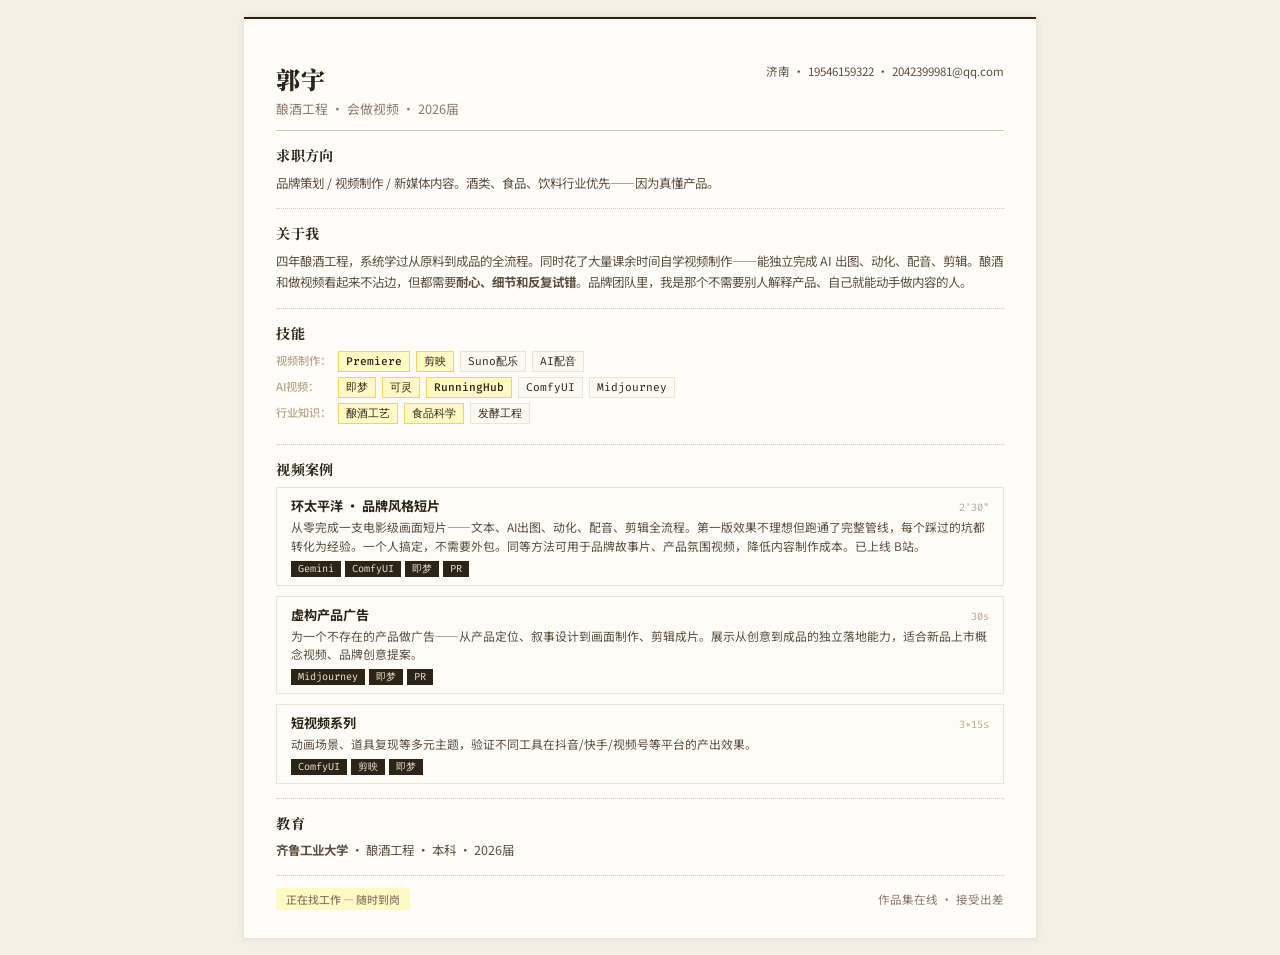
<file: resume-brand-video.html>
<!DOCTYPE html>
<html lang="zh-CN">
<head>
<meta charset="UTF-8">
<meta name="viewport" content="width=device-width, initial-scale=1.0">
<title>郭宇 — 品牌内容与视频</title>
<link href="https://fonts.googleapis.com/css2?family=Noto+Sans+SC:wght@300;400;500;700&family=Noto+Serif+SC:wght@600;700;900&family=Fira+Code:wght@400;500&display=swap" rel="stylesheet">
<style>
*{margin:0;padding:0;box-sizing:border-box}
body{
  font-family:'Noto Sans SC','Inter',sans-serif;
  color:#2C2416;background:#F5F0E5;
  -webkit-font-smoothing:antialiased;
}
.page{
  width:210mm;margin:16px auto;background:#FFFDF9;
  box-shadow:0 1px 8px rgba(0,0,0,.06);
  border:1px solid #EBE5D5;
}
.inner{padding:24px 32px}
.top-rule{height:2px;background:#2C2416;margin-bottom:0}

.hdr{display:flex;justify-content:space-between;align-items:start;padding:18px 0 12px;border-bottom:1px solid #D4C8AD}
.hdr h1{font-family:'Noto Serif SC',serif;font-size:1.5rem;font-weight:900;letter-spacing:0.05em}
.hdr .sub{font-size:0.8rem;color:#8C7A6B;margin-top:3px}
.hdr .info{text-align:right;font-size:0.72rem;color:#5C4F3F;line-height:1.8}

.sec{padding:14px 0;border-bottom:1px dotted #D4C8AD}
.sec:last-child{border-bottom:none}
.sec h2{font-family:'Noto Serif SC',serif;font-size:0.88rem;font-weight:700;margin-bottom:8px;letter-spacing:0.03em}

.skills{margin-bottom:6px}
.skills .sk-row{display:flex;align-items:baseline;gap:6px;flex-wrap:wrap;margin-bottom:5px}
.skills .sk-label{font-size:0.7rem;color:#B8A88A;white-space:nowrap;min-width:56px;font-weight:500}
.skills .sk-label::after{content:'：'}
.skills .sk-item{
  font-size:0.7rem;padding:2px 7px;font-family:'Fira Code',monospace;
  background:#FBF9F1;border:1px solid #EBE5D5;
}
.skills .sk-item.k{background:#FFF9C4;border-color:#F4D758;font-weight:500}

.proj{margin-bottom:10px;padding:8px 14px;background:#FDFCF7;border:1px solid #EBE5D5}
.proj:last-child{margin-bottom:0}
.proj .pj-top{display:flex;justify-content:space-between;align-items:baseline;margin-bottom:3px}
.proj .pj-top strong{font-size:0.82rem}
.proj .pj-top .pj-meta{font-size:0.66rem;color:#B8A88A;font-family:'Fira Code',monospace;white-space:nowrap}
.proj .pj-desc{font-size:0.74rem;line-height:1.6;color:#5C4F3F}
.proj .pj-tools{margin-top:5px;display:flex;flex-wrap:wrap;gap:4px}
.proj .pj-tools span{font-size:0.64rem;padding:1px 7px;font-family:'Fira Code',monospace;background:#2C2416;color:#EBE5D5}

.foot{display:flex;justify-content:space-between;align-items:center;padding:12px 0 4px;font-size:0.72rem;color:#8C7A6B}
.foot .pill{background:#FFF9C4;padding:3px 10px;font-weight:500;font-size:0.68rem}

@page{size:A4;margin:0}
@media print{
  body{background:#fff}
  .page{box-shadow:none;margin:0;border:none}
  .sk-item.k{print-color-adjust:exact;-webkit-print-color-adjust:exact}
  .pill{print-color-adjust:exact;-webkit-print-color-adjust:exact}
}
</style>
</head>
<body>
<div class="page">
<div class="top-rule"></div>
<div class="inner">

<div class="hdr">
  <div>
    <h1>郭宇</h1>
    <div class="sub">酿酒工程 · 会做视频 · 2026届</div>
  </div>
  <div class="info">
    济南 · 19546159322 · 2042399981@qq.com
  </div>
</div>

<div class="sec">
  <h2>求职方向</h2>
  <p style="font-size:0.78rem;line-height:1.7;color:#5C4F3F">
    品牌策划 / 视频制作 / 新媒体内容。酒类、食品、饮料行业优先——因为真懂产品。
  </p>
</div>

<div class="sec">
  <h2>关于我</h2>
  <p style="font-size:0.78rem;line-height:1.7;color:#5C4F3F">
    四年酿酒工程，系统学过从原料到成品的全流程。同时花了大量课余时间自学视频制作——能独立完成 AI 出图、动化、配音、剪辑。酿酒和做视频看起来不沾边，但都需要<strong>耐心、细节和反复试错</strong>。品牌团队里，我是那个不需要别人解释产品、自己就能动手做内容的人。
  </p>
</div>

<div class="sec">
  <h2>技能</h2>
  <div class="skills">
    <div class="sk-row"><span class="sk-label">视频制作</span><span class="sk-item k">Premiere</span><span class="sk-item k">剪映</span><span class="sk-item">Suno配乐</span><span class="sk-item">AI配音</span></div>
    <div class="sk-row"><span class="sk-label">AI视频</span><span class="sk-item k">即梦</span><span class="sk-item k">可灵</span><span class="sk-item k">RunningHub</span><span class="sk-item">ComfyUI</span><span class="sk-item">Midjourney</span></div>
    <div class="sk-row"><span class="sk-label">行业知识</span><span class="sk-item k">酿酒工艺</span><span class="sk-item k">食品科学</span><span class="sk-item">发酵工程</span></div>
  </div>
</div>

<div class="sec">
  <h2>视频案例</h2>

  <div class="proj">
    <div class="pj-top"><strong>环太平洋 · 品牌风格短片</strong><span class="pj-meta">2'30"</span></div>
    <div class="pj-desc">
      从零完成一支电影级画面短片——文本、AI出图、动化、配音、剪辑全流程。第一版效果不理想但跑通了完整管线，每个踩过的坑都转化为经验。一个人搞定，不需要外包。同等方法可用于品牌故事片、产品氛围视频，降低内容制作成本。已上线 B站。
    </div>
    <div class="pj-tools"><span>Gemini</span><span>ComfyUI</span><span>即梦</span><span>PR</span></div>
  </div>

  <div class="proj">
    <div class="pj-top"><strong>虚构产品广告</strong><span class="pj-meta">30s</span></div>
    <div class="pj-desc">
      为一个不存在的产品做广告——从产品定位、叙事设计到画面制作、剪辑成片。展示从创意到成品的独立落地能力，适合新品上市概念视频、品牌创意提案。
    </div>
    <div class="pj-tools"><span>Midjourney</span><span>即梦</span><span>PR</span></div>
  </div>

  <div class="proj">
    <div class="pj-top"><strong>短视频系列</strong><span class="pj-meta">3×15s</span></div>
    <div class="pj-desc">动画场景、道具复现等多元主题，验证不同工具在抖音/快手/视频号等平台的产出效果。</div>
    <div class="pj-tools"><span>ComfyUI</span><span>剪映</span><span>即梦</span></div>
  </div>
</div>

<div class="sec">
  <h2>教育</h2>
  <p style="font-size:0.78rem;color:#5C4F3F;line-height:1.6">
    <strong>齐鲁工业大学</strong> · 酿酒工程 · 本科 · 2026届
  </p>
</div>

<div class="foot">
  <span class="pill">正在找工作 — 随时到岗</span>
  <span>作品集在线 · 接受出差</span>
</div>

</div>
</div>
</body>
</html>
</file>
<file: css/style.css>
:root {
  --bg: #FDF6F0;
  --bg-alt: #F5EDE3;
  --card-bg: rgba(255, 255, 255, 0.7);
  --card-border: #E8DDD0;
  --text: #2C2416;
  --text-secondary: #8C7A6B;
  --accent: #B45309;
  --divider: #F5F0E8;
  --glass-blur: blur(12px);
  --font-serif: 'Noto Serif SC', Georgia, serif;
  --font-sans: 'Noto Sans SC', 'Inter', sans-serif;
  --max-width: 900px;
  --nav-height: 60px;
}

*, *::before, *::after {
  margin: 0;
  padding: 0;
  box-sizing: border-box;
}

html {
  scroll-behavior: smooth;
  font-size: 16px;
}

body {
  font-family: var(--font-sans);
  background: var(--bg);
  color: var(--text);
  line-height: 1.8;
  -webkit-font-smoothing: antialiased;
  position: relative;
}

/* Full-page fixed background image */
body::before {
  content: '';
  position: fixed;
  inset: 0;
  background: url('../images/hero-bg.png') center/cover no-repeat;
  z-index: -1;
  opacity: 0.35;
}

#navbar {
  position: fixed;
  top: 0;
  left: 0;
  right: 0;
  height: var(--nav-height);
  background: rgba(253, 246, 240, 0.7);
  backdrop-filter: var(--glass-blur);
  border-bottom: 1px solid var(--card-border);
  z-index: 100;
}

.nav-inner {
  max-width: var(--max-width);
  margin: 0 auto;
  display: flex;
  justify-content: space-between;
  align-items: center;
  height: 100%;
  padding: 0 24px;
}

.nav-logo {
  font-family: var(--font-serif);
  font-weight: 700;
  font-size: 1.3rem;
  color: var(--accent);
}

.nav-links {
  display: flex;
  gap: 24px;
}

.nav-links a {
  text-decoration: none;
  color: var(--text-secondary);
  font-size: 0.9rem;
  font-weight: 400;
  transition: color 0.2s;
}

.nav-links a:hover {
  color: var(--accent);
}

@media (max-width: 640px) {
  .nav-links {
    gap: 12px;
  }
  .nav-links a {
    font-size: 0.78rem;
  }
}

#hero {
  position: relative;
  min-height: 100vh;
  display: flex;
  align-items: center;
  justify-content: center;
  text-align: center;
  overflow: hidden;
}

.hero-bg {
  position: absolute;
  inset: 0;
  background:
    radial-gradient(ellipse 600px 400px at 50% 30%, rgba(180, 83, 9, 0.04) 0%, transparent 60%),
    radial-gradient(ellipse at 20% 80%, rgba(180, 83, 9, 0.04) 0%, transparent 50%),
    radial-gradient(ellipse at 80% 20%, rgba(140, 122, 107, 0.03) 0%, transparent 50%);
  z-index: 0;
}

.hero-bg::before {
  content: '';
  position: absolute;
  inset: 0;
  background-image:
    radial-gradient(circle at 15% 85%, rgba(180, 83, 9, 0.04) 1px, transparent 1px),
    radial-gradient(circle at 85% 15%, rgba(140, 122, 107, 0.03) 1px, transparent 1px);
  background-size: 60px 60px, 40px 40px;
  opacity: 0.4;
}

/* Decorative ring behind hero text */
.hero-bg::after {
  content: '';
  position: absolute;
  top: 50%;
  left: 50%;
  transform: translate(-50%, -50%);
  width: 340px;
  height: 340px;
  border: 1px solid rgba(180, 83, 9, 0.08);
  border-radius: 50%;
  pointer-events: none;
}

.hero-content {
  position: relative;
  z-index: 1;
  padding: 120px 24px 60px;
}

.hero-ornament {
  width: 56px;
  height: 56px;
  border-radius: 50%;
  border: 2px solid rgba(180, 83, 9, 0.2);
  margin: 0 auto 24px;
  position: relative;
}
.hero-ornament::after {
  content: '';
  position: absolute;
  top: 50%;
  left: 50%;
  transform: translate(-50%, -50%);
  width: 8px;
  height: 8px;
  background: var(--accent);
  border-radius: 50%;
  opacity: 0.5;
}

.hero-name {
  font-family: var(--font-serif);
  font-size: 2.8rem;
  font-weight: 700;
  color: var(--text);
  letter-spacing: 0.05em;
  margin-bottom: 8px;
}

.hero-tagline {
  font-family: var(--font-serif);
  font-size: 1.3rem;
  color: var(--accent);
  margin-bottom: 6px;
}

/* Typewriter cursor */
.hero-tagline.typing::after {
  content: '|';
  animation: blink 0.8s step-end infinite;
  color: var(--accent);
  opacity: 0.6;
}

.hero-tagline.typed::after {
  content: '|';
  color: var(--accent);
  opacity: 0;
  transition: opacity 0.5s;
}

@keyframes blink {
  0%, 100% { opacity: 0.6; }
  50% { opacity: 0; }
}

.hero-meta {
  font-size: 0.9rem;
  color: var(--text-secondary);
  margin-bottom: 12px;
  letter-spacing: 0.04em;
}

.hero-subtitle {
  font-size: 1rem;
  color: var(--text-secondary);
  max-width: 480px;
  margin: 0 auto;
  line-height: 1.8;
}

.hero-skills {
  display: grid;
  grid-template-columns: repeat(3, 1fr);
  gap: 10px;
  margin-top: 28px;
  max-width: 480px;
  margin-left: auto;
  margin-right: auto;
}

.hero-skill-tag {
  display: flex;
  align-items: center;
  justify-content: center;
  gap: 5px;
  padding: 10px 8px;
  background: rgba(255,255,255,0.6);
  backdrop-filter: blur(4px);
  border: 1px solid var(--card-border);
  border-radius: 10px;
  font-size: 0.85rem;
  color: var(--text);
  transition: all 0.25s;
  white-space: nowrap;
}

.hero-skill-tag:hover {
  background: rgba(255,255,255,0.9);
  border-color: var(--accent);
  transform: translateY(-1px);
  box-shadow: 0 4px 16px rgba(0,0,0,0.05);
}

@media (max-width: 480px) {
  .hero-skills {
    grid-template-columns: repeat(2, 1fr);
    max-width: 320px;
  }
  .hero-skill-tag {
    font-size: 0.78rem;
    padding: 8px 6px;
  }
}

.hero-scroll-hint {
  margin-top: 40px;
  display: flex;
  flex-direction: column;
  align-items: center;
  gap: 6px;
  opacity: 0.4;
}

.hero-scroll-hint span {
  display: block;
  width: 1px;
  height: 28px;
  background: var(--accent);
  border-radius: 1px;
  animation: scrollLine 2.5s ease-in-out infinite;
}

.hero-scroll-hint::after {
  content: '';
  display: block;
  width: 7px;
  height: 7px;
  border-right: 2px solid var(--accent);
  border-bottom: 2px solid var(--accent);
  transform: rotate(45deg);
  animation: scrollChevron 2.5s ease-in-out infinite;
}

@keyframes scrollLine {
  0%, 100% { height: 28px; opacity: 0.6; }
  50% { height: 14px; opacity: 1; }
}

@keyframes scrollChevron {
  0%, 100% { opacity: 0.6; transform: rotate(45deg) translateY(0); }
  50% { opacity: 1; transform: rotate(45deg) translateY(3px); }
}

/* ============================================
   Shared Section & Card Styles
   ============================================ */

.section {
  padding: 64px 24px;
}

/* Card background image layer */
.entry-bg {
  position: absolute;
  inset: 0;
  background-size: cover;
  background-position: center;
  border-radius: 14px;
  z-index: 0;
  pointer-events: none;
}

.entry-bg::after {
  content: '';
  position: absolute;
  inset: 0;
  background: rgba(253, 246, 240, 0.35);
  border-radius: inherit;
}

.entry-visual,
.entry-body,
.entry-accent-bar {
  position: relative;
  z-index: 1;
}

.entry-row {
  display: grid;
  grid-template-columns: 1fr 1fr 1fr;
  gap: 20px;
}

.container {
  max-width: var(--max-width);
  margin: 0 auto;
}

.section-title {
  font-family: var(--font-serif);
  font-size: 1.6rem;
  font-weight: 600;
  color: var(--text);
  margin-bottom: 28px;
  position: relative;
  display: inline-block;
}

.section-title::after {
  content: '';
  position: absolute;
  bottom: -6px;
  left: 0;
  width: 32px;
  height: 2.5px;
  background: var(--accent);
  border-radius: 2px;
}

.card {
  background: var(--card-bg);
  backdrop-filter: var(--glass-blur);
  border: 1px solid var(--card-border);
  border-radius: 12px;
  padding: 24px;
  transition: transform 0.2s, box-shadow 0.2s;
}

.card:hover {
  transform: translateY(-2px);
  box-shadow: 0 8px 30px rgba(0,0,0,0.06);
}

/* ============================================
   About & Education
   ============================================ */

.about-content {
  max-width: 640px;
}

.about-content p {
  font-size: 1.05rem;
  color: var(--text);
  line-height: 2;
}

/* Education badge inside about section */
.about-edu {
  display: inline-flex;
  align-items: center;
  gap: 14px;
  margin-top: 28px;
  padding: 16px 24px;
  backdrop-filter: blur(8px);
  border: 1px solid rgba(180,83,9,0.15);
  border-left: 3px solid var(--accent);
  border-radius: 12px;
  box-shadow: 0 2px 16px rgba(0,0,0,0.03);
  transition: all 0.3s;
  position: relative;
  overflow: hidden;
}

.about-edu:hover {
  border-color: rgba(180,83,9,0.3);
  box-shadow: 0 4px 24px rgba(0,0,0,0.05);
  transform: translateY(-1px);
}

.about-edu-badge,
.about-edu-text {
  position: relative;
  z-index: 1;
}

.about-edu-badge {
  width: 44px;
  height: 44px;
  display: flex;
  align-items: center;
  justify-content: center;
  background: linear-gradient(135deg, rgba(180,83,9,0.12), rgba(180,83,9,0.06));
  border: 1px solid rgba(180,83,9,0.15);
  border-radius: 10px;
  flex-shrink: 0;
}

/* CSS graduation cap icon */
.icon-graduation {
  width: 20px;
  height: 14px;
  position: relative;
}

.icon-graduation::before {
  content: '';
  position: absolute;
  top: 0;
  left: 50%;
  transform: translateX(-50%);
  width: 14px;
  height: 10px;
  border: 2px solid var(--accent);
  border-radius: 3px 3px 0 0;
  border-bottom: none;
}

.icon-graduation::after {
  content: '';
  position: absolute;
  bottom: 0;
  left: 50%;
  transform: translateX(-50%);
  width: 18px;
  height: 2px;
  background: var(--accent);
  border-radius: 1px;
}

.about-edu-text {
  display: flex;
  flex-direction: column;
  gap: 1px;
}

.about-edu-text strong {
  font-size: 1rem;
  font-weight: 700;
  color: var(--text);
}

.about-edu-text span {
  font-size: 0.85rem;
  font-weight: 500;
  color: #5c4a3b;
}
}

/* ============================================
   Skills
   ============================================ */

.skills-grid {
  display: grid;
  grid-template-columns: 1fr 1fr;
  gap: 32px;
}

.skill-group h3 {
  font-size: 1rem;
  font-weight: 500;
  color: var(--text-secondary);
  margin-bottom: 16px;
}

.skill-tags {
  display: flex;
  flex-wrap: wrap;
  gap: 10px;
}

.skill-tag {
  display: inline-block;
  padding: 6px 16px;
  background: var(--card-bg);
  border: 1px solid var(--card-border);
  border-radius: 20px;
  font-size: 0.9rem;
  color: var(--text);
  transition: all 0.2s;
}

.skill-tag:hover {
  border-color: var(--accent);
  color: var(--accent);
}

@media (max-width: 640px) {
  .skills-grid {
    grid-template-columns: 1fr;
    gap: 24px;
  }
}

/* ============================================
   Works / Portfolio
   ============================================ */

.works-category {
  margin-bottom: 40px;
}

.works-category h3 {
  font-size: 1.05rem;
  font-weight: 500;
  color: var(--text-secondary);
  margin-bottom: 16px;
  padding-bottom: 8px;
  border-bottom: 1px solid var(--divider);
}

.works-grid {
  display: grid;
  grid-template-columns: repeat(auto-fill, minmax(280px, 1fr));
  gap: 20px;
}

.work-card {
  background: var(--card-bg);
  backdrop-filter: var(--glass-blur);
  border: 1px solid var(--card-border);
  border-radius: 12px;
  overflow: hidden;
  transition: transform 0.2s;
}

.work-card:hover {
  transform: translateY(-4px);
}

.work-card video {
  width: 100%;
  display: block;
  background: #1a1a1a;
}

.work-card-info {
  padding: 16px;
}

.work-card-info h4 {
  font-size: 0.95rem;
  font-weight: 500;
  margin-bottom: 4px;
}

.work-card-info .work-meta {
  font-size: 0.8rem;
  color: var(--text-secondary);
}

/* Video creation story */
.work-story {
  padding: 14px 16px 16px;
  border-top: 1px solid var(--divider);
  font-size: 0.84rem;
  color: var(--text-secondary);
  line-height: 1.7;
}

.story-tools strong,
.story-process strong {
  color: var(--accent);
  font-weight: 600;
}

.story-tool-tag {
  display: inline-block;
  padding: 1px 10px;
  border: 1px solid var(--card-border);
  border-radius: 10px;
  font-size: 0.76rem;
  color: var(--text);
  margin: 0 2px 4px;
}

.story-process {
  margin-top: 8px;
}

.story-link {
  display: inline-block;
  margin-top: 8px;
  font-size: 0.82rem;
  color: var(--accent);
  text-decoration: none;
}

.story-link:hover {
  text-decoration: underline;
}

.story-notes {
  margin-top: 8px;
  color: var(--text-secondary);
  font-style: italic;
}

/* Video Lightbox */
.video-lightbox {
  position: fixed;
  inset: 0;
  z-index: 999;
  display: flex;
  align-items: center;
  justify-content: center;
  pointer-events: none;
  opacity: 0;
  transition: opacity 0.35s;
}
.video-lightbox.open { opacity: 1; pointer-events: auto; }
.video-lightbox-bg {
  position: absolute;
  inset: 0;
  background: rgba(0,0,0,0.85);
  backdrop-filter: blur(8px);
}
.video-lightbox-close {
  position: absolute;
  top: 20px; right: 28px;
  z-index: 2;
  background: none;
  border: none;
  color: #fff;
  font-size: 2.2rem;
  cursor: pointer;
  opacity: 0.7;
}
.video-lightbox-close:hover { opacity: 1; }
.video-lightbox video {
  position: relative;
  z-index: 1;
  max-width: 90vw;
  max-height: 85vh;
  border-radius: 8px;
  box-shadow: 0 20px 60px rgba(0,0,0,0.4);
}

/* ============================================
   Gallery (Photo Wall)
   ============================================ */

.gallery-grid {
  display: grid;
  grid-template-columns: repeat(auto-fill, minmax(260px, 1fr));
  gap: 16px;
}

.gallery-item {
  border-radius: 12px;
  overflow: hidden;
  cursor: pointer;
  transition: transform 0.3s, box-shadow 0.3s;
}

.gallery-item:hover {
  transform: translateY(-3px);
  box-shadow: 0 8px 24px rgba(0,0,0,0.1);
}

.gallery-item img {
  width: 100%;
  height: 220px;
  object-fit: cover;
  display: block;
}

.gallery-caption {
  padding: 10px 14px;
  font-size: 0.82rem;
  color: var(--text-secondary);
  background: var(--card-bg);
}

/* Photo lightbox */
.photo-lightbox {
  position: fixed;
  inset: 0;
  z-index: 999;
  display: flex;
  align-items: center;
  justify-content: center;
  pointer-events: none;
  opacity: 0;
  transition: opacity 0.35s;
}

.photo-lightbox.open {
  opacity: 1;
  pointer-events: auto;
}

.photo-lightbox-bg {
  position: absolute;
  inset: 0;
  background: rgba(0,0,0,0.88);
  backdrop-filter: blur(8px);
}

.photo-lightbox-close {
  position: absolute;
  top: 20px;
  right: 28px;
  z-index: 2;
  background: none;
  border: none;
  color: #fff;
  font-size: 2.2rem;
  cursor: pointer;
  opacity: 0.7;
  transition: opacity 0.2s;
}

.photo-lightbox-close:hover { opacity: 1; }

.photo-lightbox img {
  position: relative;
  z-index: 1;
  max-width: 90vw;
  max-height: 85vh;
  border-radius: 8px;
  box-shadow: 0 20px 60px rgba(0,0,0,0.4);
}

/* ============================================
   Creative & Learning
   ============================================ */

.creative-grid {
  display: grid;
  grid-template-columns: repeat(auto-fill, minmax(260px, 1fr));
  gap: 20px;
}

.creative-card {
  background: var(--card-bg);
  backdrop-filter: var(--glass-blur);
  border: 1px solid var(--card-border);
  border-radius: 12px;
  overflow: hidden;
}

.creative-card img {
  width: 100%;
  height: 180px;
  object-fit: cover;
  filter: saturate(1) brightness(0.92);
  transition: filter 0.4s ease;
}

.creative-card:hover img {
  filter: saturate(1.15) brightness(1.03);
}

.creative-card-body {
  padding: 16px;
}

.creative-card-body h4 {
  font-size: 0.95rem;
  font-weight: 500;
  margin-bottom: 4px;
}

.creative-card-body p,
.creative-desc p {
  font-size: 0.85rem;
  color: var(--text-secondary);
  line-height: 1.6;
}

.learning-list {
  display: flex;
  flex-direction: column;
  gap: 16px;
}

.learning-item {
  background: var(--card-bg);
  backdrop-filter: var(--glass-blur);
  border: 1px solid var(--card-border);
  border-left: 3px solid var(--accent);
  border-radius: 0 12px 12px 0;
  padding: 24px 28px;
}

.learning-item .problem {
  font-family: var(--font-serif);
  font-size: 1.05rem;
  font-weight: 600;
  color: var(--accent);
  margin-bottom: 16px;
  padding-bottom: 12px;
  border-bottom: 1px solid var(--divider);
}

.learning-item .solution {
  color: var(--text);
  line-height: 1.8;
}

.learning-item .solution p {
  margin-bottom: 10px;
}

.learning-item .solution p:last-child {
  margin-bottom: 0;
}

.learning-item .solution h5,
.creative-desc h5 {
  font-family: var(--font-sans);
  font-size: 0.82rem;
  font-weight: 700;
  color: var(--accent);
  margin: 14px 0 6px 0;
  letter-spacing: 0.03em;
}

.learning-item .solution h5:first-child,
.creative-desc h5:first-child {
  margin-top: 0;
}

.learning-item .date {
  font-size: 0.8rem;
  color: var(--text-secondary);
  margin-top: 12px;
}

/* ============================================
   Contact & Footer
   ============================================ */

.contact-content {
  text-align: center;
}

.contact-status {
  display: inline-block;
  padding: 6px 20px;
  background: rgba(180, 83, 9, 0.08);
  border: 1px solid rgba(180, 83, 9, 0.15);
  border-radius: 20px;
  color: var(--accent);
  font-size: 0.9rem;
  margin-bottom: 24px;
}

.contact-links {
  display: flex;
  justify-content: center;
  gap: 24px;
  flex-wrap: wrap;
}

.contact-link {
  text-decoration: none;
  color: var(--text);
  padding: 10px 20px;
  background: var(--card-bg);
  border: 1px solid var(--card-border);
  border-radius: 8px;
  transition: all 0.2s;
  font-family: inherit;
  font-size: 0.95rem;
  cursor: pointer;
  display: inline-flex;
  align-items: center;
  gap: 6px;
  position: relative;
}

.contact-link:hover {
  border-color: var(--accent);
  color: var(--accent);
}

.contact-link-icon {
  font-size: 1.1rem;
}

.contact-copy-hint {
  font-size: 0.72rem;
  color: var(--text-secondary);
  opacity: 0;
  transition: opacity 0.2s;
  margin-left: 2px;
}

.contact-link:hover .contact-copy-hint {
  opacity: 0.7;
}

/* Toast notification */
.toast {
  position: fixed;
  bottom: 40px;
  left: 50%;
  transform: translateX(-50%) translateY(20px);
  background: var(--text);
  color: #fff;
  padding: 10px 24px;
  border-radius: 20px;
  font-size: 0.9rem;
  opacity: 0;
  transition: all 0.35s cubic-bezier(0.22, 0.61, 0.36, 1);
  pointer-events: none;
  z-index: 200;
}

/* QR Code Modal */
.qr-overlay {
  position: fixed;
  inset: 0;
  background: rgba(0,0,0,0.5);
  z-index: 300;
  display: flex;
  align-items: center;
  justify-content: center;
  opacity: 0;
  pointer-events: none;
  transition: opacity 0.3s;
}

.qr-overlay.qr-open {
  opacity: 1;
  pointer-events: auto;
}

.qr-modal {
  background: var(--bg);
  border-radius: 16px;
  padding: 32px;
  text-align: center;
  position: relative;
  max-width: 340px;
  width: 90%;
  box-shadow: 0 20px 60px rgba(0,0,0,0.15);
}

.qr-close {
  position: absolute;
  top: 12px;
  right: 16px;
  font-size: 1.5rem;
  color: var(--text-secondary);
  cursor: pointer;
  line-height: 1;
}

.qr-close:hover { color: var(--text); }

.qr-modal h3 {
  font-family: var(--font-serif);
  font-size: 1.1rem;
  margin-bottom: 16px;
  color: var(--text);
}

.qr-img {
  width: 240px;
  height: 240px;
  border-radius: 8px;
  border: 1px solid var(--card-border);
}

.qr-hint {
  margin-top: 12px;
  font-size: 0.82rem;
  color: var(--text-secondary);
}

.qr-copy-btn {
  margin-top: 10px;
  padding: 10px 28px;
  background: var(--accent);
  color: #fff;
  border: none;
  border-radius: 20px;
  font-size: 0.9rem;
  font-family: inherit;
  cursor: pointer;
  transition: all 0.2s;
}

.qr-copy-btn:hover {
  background: #92400e;
  transform: translateY(-1px);
  box-shadow: 0 4px 14px rgba(180,83,9,0.3);
}

.toast.toast-show {
  opacity: 1;
  transform: translateX(-50%) translateY(0);
}

/* ============================================
   Sub-page styles
   ============================================ */

.sub-page {
  padding-top: var(--nav-height);
}

.sub-hero {
  padding: 48px 24px 24px;
  text-align: center;
}

.sub-title {
  font-family: var(--font-serif);
  font-size: 2rem;
  font-weight: 700;
  color: var(--text);
  margin-bottom: 8px;
}

.sub-desc {
  font-size: 1rem;
  color: var(--text-secondary);
  max-width: 480px;
  margin: 0 auto;
  line-height: 1.8;
}

.nav-back {
  text-decoration: none;
  color: var(--text-secondary);
  font-size: 0.9rem;
  transition: color 0.2s;
}

.nav-back:hover {
  color: var(--accent);
}

.nav-spacer {
  width: 60px; /* balance the back link */
}

/* ============================================
   Section Entry Cards (gateway to sub-pages)
   ============================================ */

.section-entry {
  display: flex;
  align-items: center;
  gap: 28px;
  text-decoration: none;
  background-color: var(--bg);
  border: 1px solid var(--card-border);
  border-radius: 14px;
  padding: 28px 30px;
  transition: all 0.35s cubic-bezier(0.4, 0, 0.2, 1);
  position: relative;
  overflow: hidden;
}

/* Subtle texture */
.section-entry::after {
  content: '';
  position: absolute;
  inset: 0;
  background: linear-gradient(180deg, transparent 0%, rgba(180,83,9,0.012) 50%, transparent 100%);
  pointer-events: none;
}

/* Hover glow */
.section-entry::before {
  content: '';
  position: absolute;
  inset: 0;
  background: radial-gradient(ellipse at 0% 50%, rgba(180,83,9,0.04) 0%, transparent 70%);
  opacity: 0;
  transition: opacity 0.4s;
}

.section-entry:hover {
  transform: translateY(-2px);
  box-shadow: 0 8px 30px rgba(0,0,0,0.06);
  border-color: rgba(180,83,9,0.3);
}

.section-entry:hover::before {
  opacity: 1;
}

/* Featured (full-width) variant */
.entry-featured {
  padding: 32px 36px;
}

.entry-featured .entry-body h3 {
  font-size: 1.35rem;
  color: #1a1208;
}

.entry-accent-bar {
  position: absolute;
  left: 0;
  top: 20%;
  bottom: 20%;
  width: 3px;
  background: var(--accent);
  border-radius: 0 3px 3px 0;
  opacity: 0.4;
}

/* Icon area */
.entry-visual {
  flex-shrink: 0;
}

.entry-icon-circle {
  width: 56px;
  height: 56px;
  border-radius: 50%;
  background: linear-gradient(135deg, rgba(180,83,9,0.1) 0%, rgba(180,83,9,0.04) 100%);
  display: flex;
  align-items: center;
  justify-content: center;
  position: relative;
  transition: all 0.35s;
}

.entry-icon-lg {
  width: 68px;
  height: 68px;
}

.section-entry:hover .entry-icon-circle {
  background: linear-gradient(135deg, rgba(180,83,9,0.16) 0%, rgba(180,83,9,0.08) 100%);
  transform: scale(1.06);
}

/* CSS-only icons */
.entry-icon-shape {
  width: 24px;
  height: 24px;
  position: relative;
}

.icon-works {
  width: 24px;
  height: 24px;
  background: var(--accent);
  clip-path: polygon(20% 10%, 20% 90%, 85% 50%);
  margin-left: 3px;
}

.icon-creative {
  width: 18px;
  height: 18px;
  border: 2.5px solid var(--accent);
  border-radius: 50%;
  position: relative;
}
.icon-creative::after {
  content: '';
  position: absolute;
  top: 50%;
  left: 50%;
  transform: translate(-50%, -50%);
  width: 6px;
  height: 6px;
  background: var(--accent);
  border-radius: 50%;
}

.icon-learning {
  width: 20px;
  height: 20px;
  display: flex;
  flex-direction: column;
  justify-content: center;
  gap: 4px;
}
.icon-learning::before,
.icon-learning::after {
  content: '';
  display: block;
  height: 2.5px;
  border-radius: 2px;
  background: var(--accent);
}
.icon-learning::before { width: 20px; }
.icon-learning::after  { width: 12px; }

.icon-gallery {
  width: 18px;
  height: 16px;
  border: 2.5px solid var(--accent);
  border-radius: 3px;
  position: relative;
}
.icon-gallery::after {
  content: '';
  position: absolute;
  top: 3px;
  left: 50%;
  transform: translateX(-50%);
  width: 6px;
  height: 6px;
  border: 2.5px solid var(--accent);
  border-radius: 50%;
  background: var(--accent);
  opacity: 0.5;
}

/* Text body */
.entry-body {
  flex: 1;
  min-width: 0;
}

.entry-body h3 {
  font-family: var(--font-serif);
  font-size: 1.15rem;
  font-weight: 700;
  color: #1a1208;
  margin-bottom: 4px;
}

.entry-body p {
  font-size: 0.88rem;
  font-weight: 500;
  color: #2C2416;
  line-height: 1.7;
  margin-bottom: 8px;
}

/* Arrow link */
.entry-arrow {
  font-size: 0.85rem;
  font-weight: 500;
  color: var(--accent);
  display: inline-flex;
  align-items: center;
  gap: 4px;
  transition: gap 0.3s;
}

.entry-arrow .arrow {
  display: inline-block;
  transition: transform 0.3s;
}

.section-entry:hover .entry-arrow {
  gap: 10px;
}

.section-entry:hover .entry-arrow .arrow {
  transform: translateX(3px);
}

@media (max-width: 860px) {
  .entry-row {
    grid-template-columns: 1fr 1fr;
    gap: 16px;
  }
}

@media (max-width: 640px) {
  .entry-row {
    grid-template-columns: 1fr;
    gap: 16px;
  }
  .section-entry {
    flex-direction: column;
    text-align: center;
    gap: 16px;
    padding: 26px 20px;
  }
  .entry-icon-circle {
    width: 48px;
    height: 48px;
  }
  .entry-icon-lg {
    width: 56px;
    height: 56px;
  }
  .entry-body h3 {
    font-size: 1.05rem;
  }
  .entry-accent-bar {
    display: none;
  }
}

/* Learning items always open on sub-page */
.learning-item-open .solution {
  display: block;
}

/* ============================================
   Footer
   ============================================ */

/* ============================================
   Scroll Entrance Animations
   ============================================ */

.reveal {
  opacity: 0;
  transform: translateY(24px);
  transition: opacity 0.6s cubic-bezier(0.22, 0.61, 0.36, 1),
              transform 0.6s cubic-bezier(0.22, 0.61, 0.36, 1);
}

.revealed {
  opacity: 1;
  transform: translateY(0);
}

/* Stagger delays for grid children */
.works-grid .reveal:nth-child(1) { transition-delay: 0.00s; }
.works-grid .reveal:nth-child(2) { transition-delay: 0.08s; }
.works-grid .reveal:nth-child(3) { transition-delay: 0.16s; }
.works-grid .reveal:nth-child(4) { transition-delay: 0.24s; }

.creative-grid .reveal:nth-child(1) { transition-delay: 0.00s; }
.creative-grid .reveal:nth-child(2) { transition-delay: 0.08s; }
.creative-grid .reveal:nth-child(3) { transition-delay: 0.16s; }
.creative-grid .reveal:nth-child(4) { transition-delay: 0.24s; }

.learning-list .reveal:nth-child(1) { transition-delay: 0.00s; }
.learning-list .reveal:nth-child(2) { transition-delay: 0.08s; }
.learning-list .reveal:nth-child(3) { transition-delay: 0.16s; }
.learning-list .reveal:nth-child(4) { transition-delay: 0.24s; }

.hero-content > .reveal:nth-child(1) { transition-delay: 0.00s; }
.hero-content > .reveal:nth-child(2) { transition-delay: 0.10s; }
.hero-content > .reveal:nth-child(3) { transition-delay: 0.20s; }
.hero-content > .reveal:nth-child(4) { transition-delay: 0.30s; }
.hero-content > .reveal:nth-child(5) { transition-delay: 0.40s; }

.hero-skills .reveal:nth-child(1) { transition-delay: 0.50s; }
.hero-skills .reveal:nth-child(2) { transition-delay: 0.56s; }
.hero-skills .reveal:nth-child(3) { transition-delay: 0.62s; }
.hero-skills .reveal:nth-child(4) { transition-delay: 0.68s; }
.hero-skills .reveal:nth-child(5) { transition-delay: 0.74s; }
.hero-skills .reveal:nth-child(6) { transition-delay: 0.80s; }

.hero-tools-label.reveal { transition-delay: 0.84s; }

.hero-tools .reveal:nth-child(1) { transition-delay: 0.90s; }
.hero-tools .reveal:nth-child(2) { transition-delay: 0.90s; }
.hero-tools .reveal:nth-child(3) { transition-delay: 0.94s; }
.hero-tools .reveal:nth-child(4) { transition-delay: 0.98s; }
.hero-tools .reveal:nth-child(5) { transition-delay: 1.02s; }
.hero-tools .reveal:nth-child(6) { transition-delay: 1.06s; }
.hero-tools .reveal:nth-child(7) { transition-delay: 1.10s; }

/* ============================================
   Back to Top
   ============================================ */

#back-to-top {
  position: fixed;
  bottom: 32px;
  right: 32px;
  width: 44px;
  height: 44px;
  border-radius: 50%;
  background: var(--card-bg);
  backdrop-filter: var(--glass-blur);
  border: 1px solid var(--card-border);
  color: var(--text-secondary);
  font-size: 1.2rem;
  cursor: pointer;
  z-index: 90;
  opacity: 0;
  transform: translateY(16px);
  pointer-events: none;
  transition: all 0.35s cubic-bezier(0.22, 0.61, 0.36, 1);
}

#back-to-top.btt-visible {
  opacity: 1;
  transform: translateY(0);
  pointer-events: auto;
}

#back-to-top:hover {
  border-color: var(--accent);
  color: var(--accent);
  transform: translateY(-3px);
  box-shadow: 0 6px 20px rgba(0,0,0,0.08);
}

.hero-tools-label {
  font-size: 0.8rem;
  color: var(--text-secondary);
  margin-top: 22px;
  margin-bottom: 10px;
  font-weight: 500;
  opacity: 0.7;
}

.hero-tools {
  display: flex;
  justify-content: center;
  gap: 8px;
  flex-wrap: wrap;
  max-width: 520px;
  margin: 0 auto;
}

.hero-tool-tag {
  display: inline-block;
  padding: 5px 14px;
  background: rgba(255,255,255,0.5);
  border: 1px solid var(--card-border);
  border-radius: 16px;
  font-size: 0.78rem;
  color: var(--text-secondary);
  font-weight: 500;
  transition: all 0.2s;
}

.hero-tool-tag:hover {
  border-color: var(--accent);
  color: var(--accent);
  background: rgba(255,255,255,0.8);
}
@media (prefers-reduced-motion: reduce) {
  .reveal {
    opacity: 1;
    transform: none;
    transition: none;
  }
}

/* ============================================
   Footer
   ============================================ */

footer {
  text-align: center;
  padding: 48px 24px 32px;
  color: var(--text-secondary);
  font-size: 0.85rem;
  border-top: 1px solid var(--divider);
}

.footer-inner {
  max-width: var(--max-width);
  margin: 0 auto;
}

.footer-links {
  display: flex;
  justify-content: center;
  gap: 28px;
  margin-bottom: 20px;
  flex-wrap: wrap;
}

.footer-links a {
  text-decoration: none;
  color: var(--text-secondary);
  font-size: 0.9rem;
  transition: color 0.2s;
}

.footer-links a:hover {
  color: var(--accent);
}

.footer-tagline {
  font-family: var(--font-serif);
  color: var(--accent);
  font-size: 1rem;
  margin-bottom: 12px;
  opacity: 0.7;
}

.footer-copy {
  font-size: 0.82rem;
  color: var(--text-secondary);
  opacity: 0.6;
}
</file>
<file: admin/css/admin.css>
:root {
  --bg: #FDF6F0;
  --card-bg: #FFFFFF;
  --card-border: #E8DDD0;
  --text: #2C2416;
  --text-secondary: #8C7A6B;
  --accent: #B45309;
  --danger: #DC2626;
  --font-sans: 'Noto Sans SC', 'Inter', sans-serif;
}

*, *::before, *::after { margin: 0; padding: 0; box-sizing: border-box; }

body {
  font-family: var(--font-sans);
  background: var(--bg);
  color: var(--text);
  line-height: 1.6;
}

.login-container {
  min-height: 100vh;
  display: flex;
  align-items: center;
  justify-content: center;
}

.login-box {
  background: var(--card-bg);
  border: 1px solid var(--card-border);
  border-radius: 16px;
  padding: 40px;
  width: 100%;
  max-width: 380px;
  box-shadow: 0 4px 24px rgba(0,0,0,0.04);
}

.login-box h1 {
  font-family: 'Noto Serif SC', serif;
  font-size: 1.5rem;
  margin-bottom: 24px;
  text-align: center;
}

.form-group {
  margin-bottom: 16px;
}

.form-group label {
  display: block;
  font-size: 0.85rem;
  color: var(--text-secondary);
  margin-bottom: 6px;
}

.form-group input,
.form-group textarea {
  width: 100%;
  padding: 10px 14px;
  border: 1px solid var(--card-border);
  border-radius: 8px;
  font-size: 0.95rem;
  font-family: var(--font-sans);
  background: var(--bg);
  color: var(--text);
  transition: border-color 0.2s;
}

.form-group input:focus,
.form-group textarea:focus {
  outline: none;
  border-color: var(--accent);
}

.form-group textarea {
  resize: vertical;
  min-height: 80px;
}

.btn {
  display: inline-block;
  padding: 10px 24px;
  border: none;
  border-radius: 8px;
  font-size: 0.95rem;
  font-family: var(--font-sans);
  cursor: pointer;
  transition: all 0.2s;
}

.btn-primary {
  background: var(--accent);
  color: white;
  width: 100%;
}

.btn-primary:hover { opacity: 0.9; }

.btn-danger {
  background: transparent;
  color: var(--danger);
  border: 1px solid var(--danger);
}

.btn-danger:hover {
  background: var(--danger);
  color: white;
}

.btn-sm {
  padding: 4px 12px;
  font-size: 0.8rem;
}

.error-msg {
  color: var(--danger);
  font-size: 0.85rem;
  margin-top: 8px;
  display: none;
}

/* Dashboard */
.dashboard-header {
  background: var(--card-bg);
  border-bottom: 1px solid var(--card-border);
  padding: 16px 24px;
  display: flex;
  justify-content: space-between;
  align-items: center;
}

.dashboard-header h1 {
  font-family: 'Noto Serif SC', serif;
  font-size: 1.2rem;
}

.dashboard-main {
  max-width: 800px;
  margin: 0 auto;
  padding: 32px 24px;
}

.tabs {
  display: flex;
  gap: 0;
  margin-bottom: 32px;
  border-bottom: 1px solid var(--card-border);
}

.tab-btn {
  padding: 10px 24px;
  background: none;
  border: none;
  border-bottom: 2px solid transparent;
  font-size: 0.95rem;
  font-family: var(--font-sans);
  color: var(--text-secondary);
  cursor: pointer;
  transition: all 0.2s;
}

.tab-btn.active {
  color: var(--accent);
  border-bottom-color: var(--accent);
}

.panel { display: none; }
.panel.active { display: block; }

.item-card {
  background: var(--card-bg);
  border: 1px solid var(--card-border);
  border-radius: 12px;
  padding: 20px;
  margin-bottom: 12px;
  display: flex;
  justify-content: space-between;
  align-items: flex-start;
}

.item-card-info h4 {
  font-size: 0.95rem;
  margin-bottom: 4px;
}

.item-card-info p {
  font-size: 0.85rem;
  color: var(--text-secondary);
}

.item-card-info .date {
  font-size: 0.78rem;
  color: var(--text-secondary);
  margin-top: 8px;
}

.item-card-actions {
  display: flex;
  gap: 8px;
}

.empty-state {
  text-align: center;
  color: var(--text-secondary);
  padding: 48px;
}

/* Modal */
.modal-overlay {
  position: fixed;
  inset: 0;
  background: rgba(0,0,0,0.3);
  display: flex;
  align-items: center;
  justify-content: center;
  z-index: 200;
}

.modal {
  background: var(--card-bg);
  border-radius: 16px;
  padding: 32px;
  width: 100%;
  max-width: 500px;
  max-height: 90vh;
  overflow-y: auto;
}

.modal h2 {
  font-family: 'Noto Serif SC', serif;
  font-size: 1.2rem;
  margin-bottom: 20px;
}

.modal-actions {
  display: flex;
  gap: 12px;
  justify-content: flex-end;
  margin-top: 20px;
}
</file>
